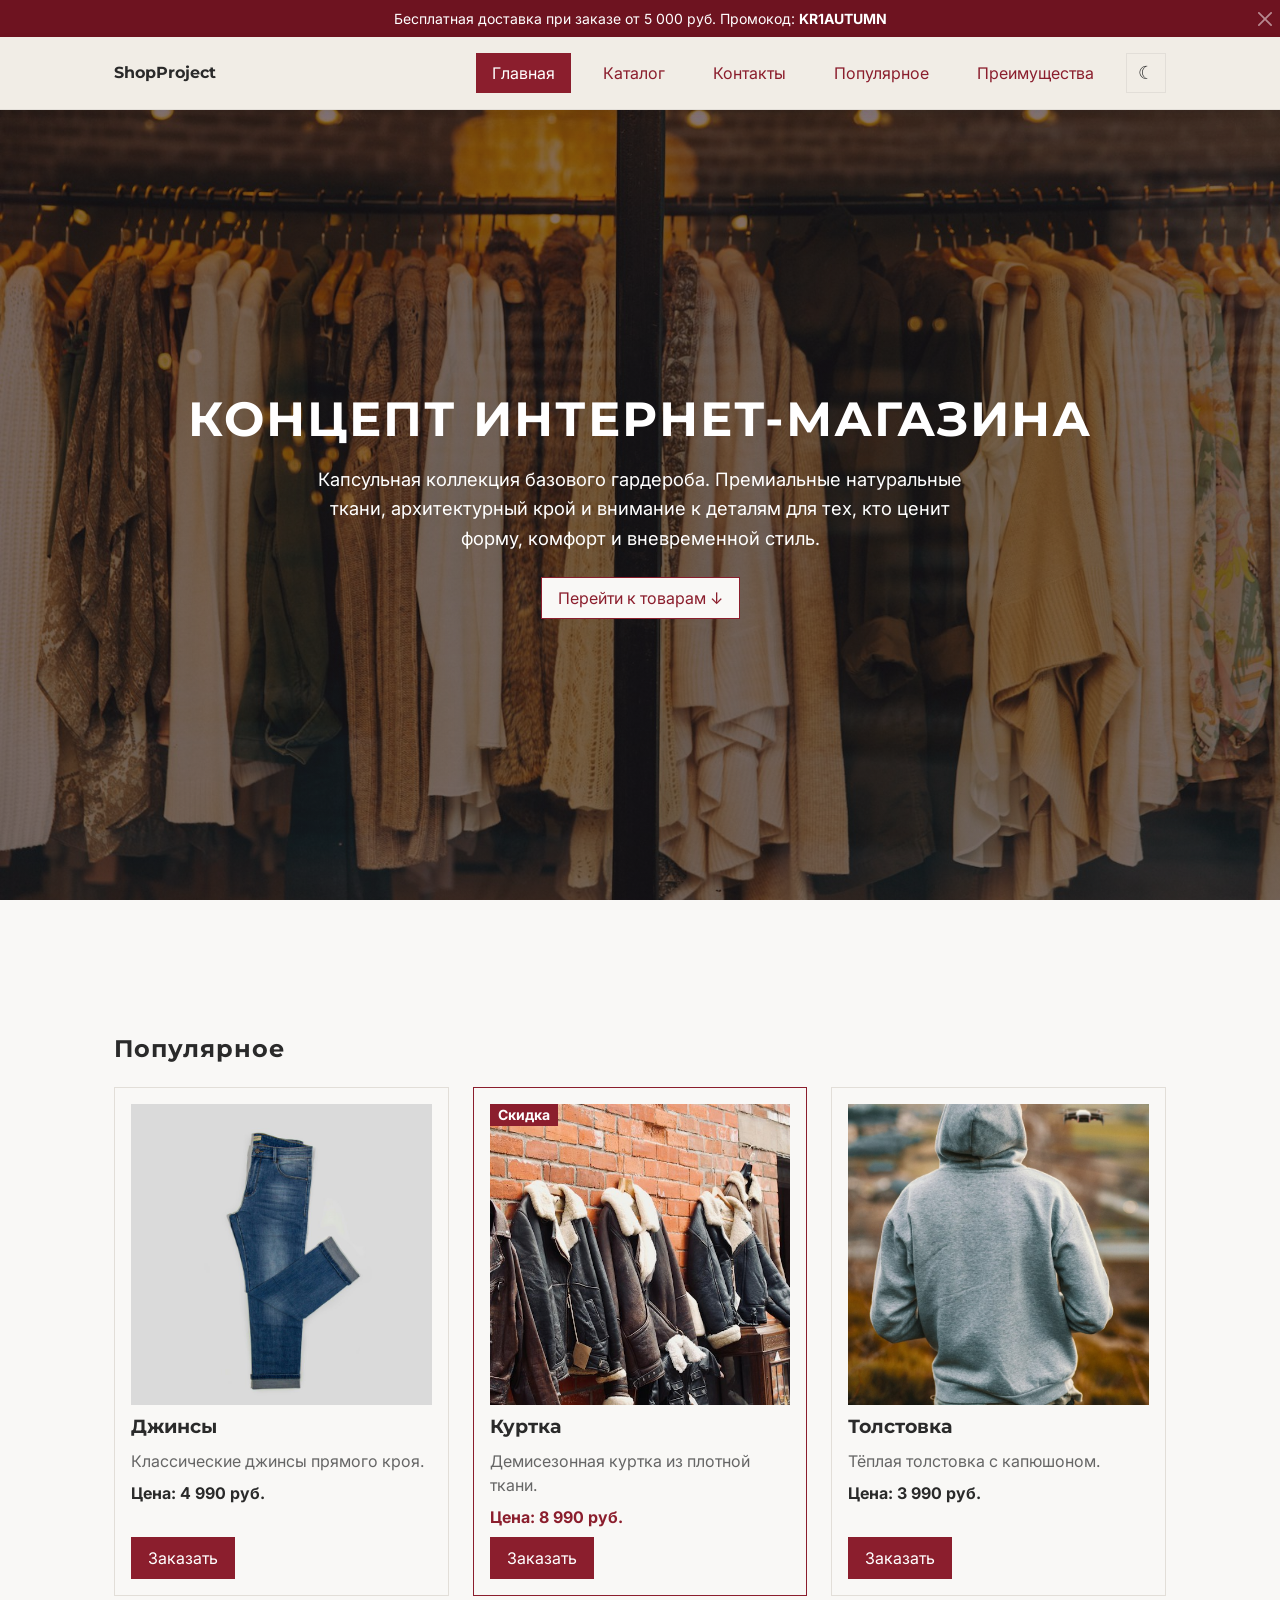
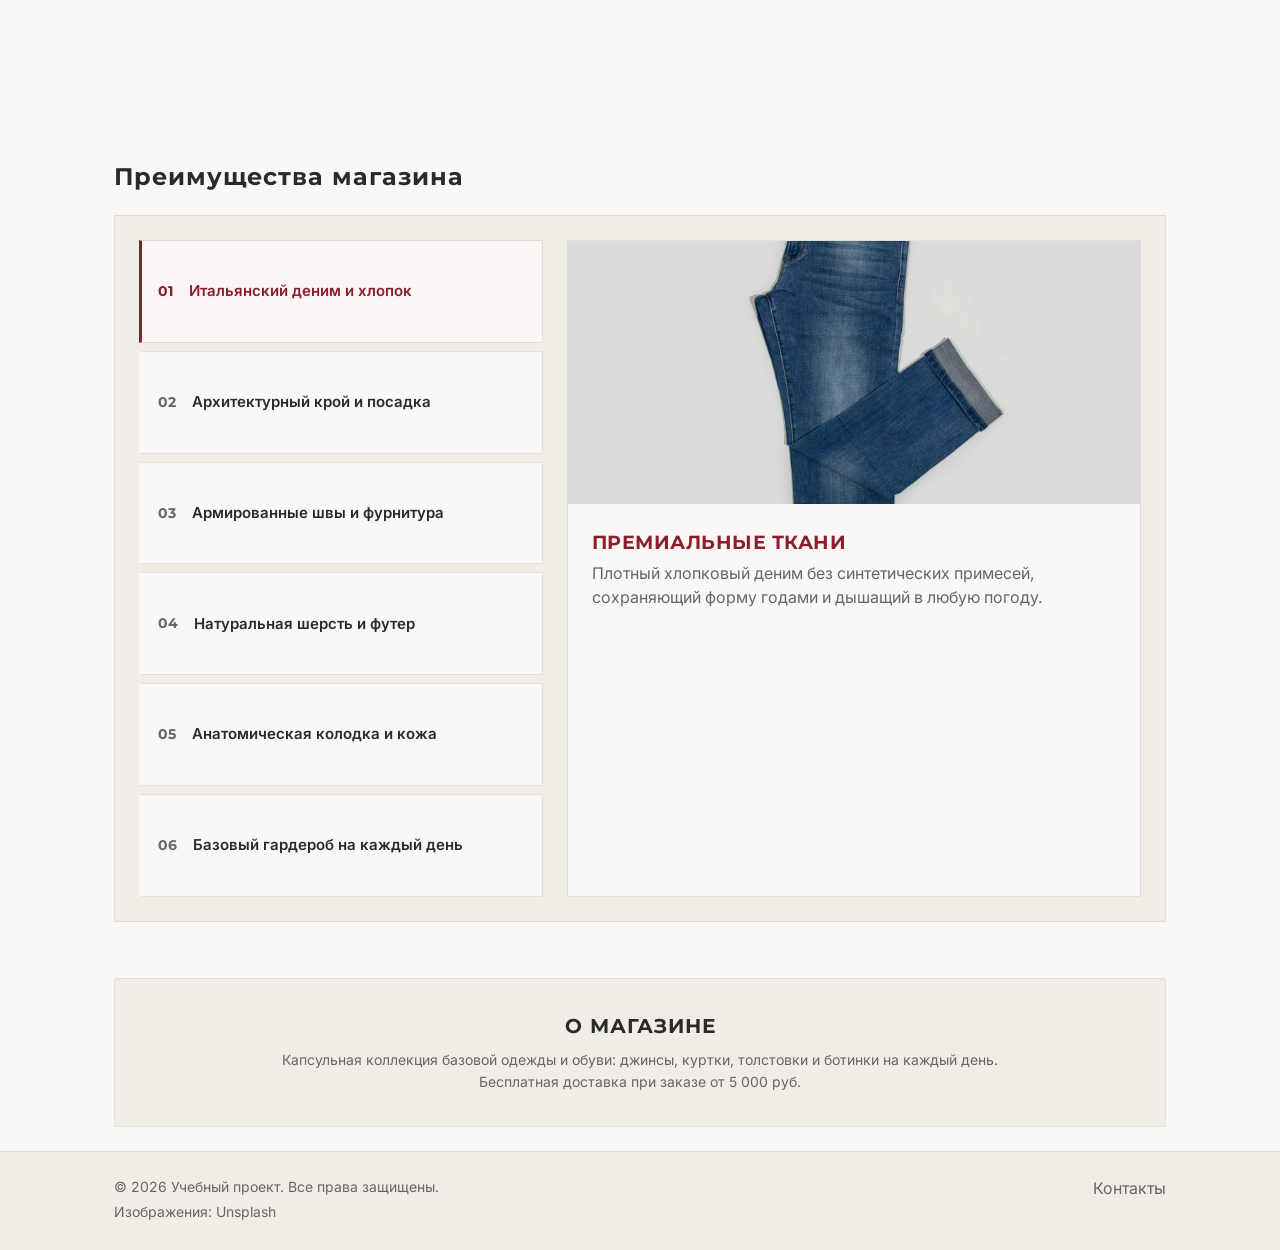
<file: index.html>
<!DOCTYPE html>
<html lang="ru">
<head>
  <meta charset="UTF-8">
  <meta name="viewport" content="width=device-width, initial-scale=1">
  <meta name="description" content="Учебный интернет-магазин одежды и обуви: популярные товары, преимущества и форма заказа.">
  <title>Учебный интернет-магазин</title>
  <link rel="preconnect" href="https://fonts.googleapis.com">
  <link rel="preconnect" href="https://fonts.gstatic.com" crossorigin>
  <link href="https://fonts.googleapis.com/css2?family=Inter:wght@400;500;600;700&family=Montserrat:wght@600;700;800&display=swap" rel="stylesheet">
  <link href="https://cdn.jsdelivr.net/npm/bootstrap@5.3.3/dist/css/bootstrap.min.css" rel="stylesheet">
  <link rel="stylesheet" href="css/custom.css">
  <script src="js/main.js"></script>
</head>
<body id="top" class="d-flex flex-column min-vh-100">

  <!-- Плашка над шапкой: Bootstrap alert, закрывается крестиком -->
  <div class="alert alert-dismissible top-bar rounded-0 border-0 mb-0" role="alert">
    <span>Бесплатная доставка при заказе от 5 000 руб. Промокод: <strong>KR1AUTUMN</strong></span>
    <button type="button" class="btn-close btn-close-white" data-bs-dismiss="alert" aria-label="Закрыть уведомление"></button>
  </div>

  <!-- Шапка: navbar разворачивается в строку с lg, ниже lg сворачивается в бургер -->
  <header class="site-header">
    <nav class="navbar navbar-expand-lg py-0" aria-label="Основная навигация">
      <div class="container py-3">
        <a class="navbar-brand" href="index.html">ShopProject</a>

        <div class="d-flex align-items-center gap-2 ms-auto ms-lg-0 order-lg-last">
          <button class="theme-toggle" type="button" aria-label="Переключить тему оформления" aria-pressed="false" title="Тема: светлая или тёмная">
            <span class="theme-toggle__icon" aria-hidden="true"></span>
          </button>
          <button class="navbar-toggler" type="button" data-bs-toggle="collapse" data-bs-target="#mainNav" aria-controls="mainNav" aria-expanded="false" aria-label="Открыть меню">
            <span class="navbar-toggler-icon"></span>
          </button>
        </div>

        <div class="collapse navbar-collapse me-lg-3" id="mainNav">
          <ul class="navbar-nav ms-auto gap-lg-3 py-2 py-lg-0">
            <li class="nav-item"><a class="nav-link active" aria-current="page" href="index.html">Главная</a></li>
            <li class="nav-item"><a class="nav-link" href="catalog.html">Каталог</a></li>
            <li class="nav-item"><a class="nav-link" href="contacts.html">Контакты</a></li>
            <li class="nav-item"><a class="nav-link" href="index.html#popular">Популярное</a></li>
            <li class="nav-item"><a class="nav-link" href="index.html#advantages">Преимущества</a></li>
          </ul>
        </div>
      </div>
    </nav>
  </header>

  <main class="flex-grow-1">

    <!-- Hero: фон-фото на весь экран с оверлеем, контент по центру -->
    <section class="hero">
      <div class="container d-flex flex-column align-items-center">
        <h1 class="hero__title">Концепт интернет-магазина</h1>
        <p class="hero__text">
          Капсульная коллекция базового гардероба. Премиальные натуральные ткани,
          архитектурный крой и внимание к деталям для тех, кто ценит форму,
          комфорт и вневременной стиль.
        </p>
        <a class="btn btn-outline-primary" href="#popular">Перейти к товарам &darr;</a>
      </div>
    </section>

    <!-- Популярное: 1 колонка на телефоне, 3 в ряд с md (768px) -->
    <section class="screen" id="popular">
      <div class="container d-flex flex-column flex-grow-1 justify-content-center">
        <h2 class="section-title">Популярное</h2>
        <div class="row g-4">

          <div class="col-12 col-md-4">
            <article class="card product-card h-100 p-3 gap-2">
              <a class="ratio ratio-1x1" href="product.html?id=jeans"><img class="product-card__image object-fit-cover" src="images/products/jeans.jpg" alt="Джинсы" loading="lazy"></a>
              <h3 class="product-card__title m-0">Джинсы</h3>
              <p class="text-body-secondary m-0">Классические джинсы прямого кроя.</p>
              <p class="product-card__price fw-bold m-0">Цена: 4 990 руб.</p>
              <button class="btn btn-primary align-self-start mt-auto" type="button" data-bs-toggle="modal" data-bs-target="#orderModal" data-product="Джинсы">Заказать</button>
            </article>
          </div>

          <div class="col-12 col-md-4">
            <article class="card product-card product-card--discount h-100 p-3 gap-2">
              <span class="badge badge-sale position-absolute top-0 start-0 m-3 z-1">Скидка</span>
              <a class="ratio ratio-1x1" href="product.html?id=jacket"><img class="product-card__image object-fit-cover" src="images/products/jacket.jpg" alt="Куртка" loading="lazy"></a>
              <h3 class="product-card__title m-0">Куртка</h3>
              <p class="text-body-secondary m-0">Демисезонная куртка из плотной ткани.</p>
              <p class="product-card__price fw-bold m-0">Цена: 8 990 руб.</p>
              <button class="btn btn-primary align-self-start mt-auto" type="button" data-bs-toggle="modal" data-bs-target="#orderModal" data-product="Куртка">Заказать</button>
            </article>
          </div>

          <div class="col-12 col-md-4">
            <article class="card product-card h-100 p-3 gap-2">
              <a class="ratio ratio-1x1" href="product.html?id=hoodie"><img class="product-card__image object-fit-cover" src="images/products/hoodie.jpg" alt="Толстовка" loading="lazy"></a>
              <h3 class="product-card__title m-0">Толстовка</h3>
              <p class="text-body-secondary m-0">Тёплая толстовка с капюшоном.</p>
              <p class="product-card__price fw-bold m-0">Цена: 3 990 руб.</p>
              <button class="btn btn-primary align-self-start mt-auto" type="button" data-bs-toggle="modal" data-bs-target="#orderModal" data-product="Толстовка">Заказать</button>
            </article>
          </div>

        </div>
      </div>
    </section>

    <!-- Преимущества: Bootstrap tabs. Вкладки слева, панель справа на любой ширине;
         ниже md (768px) у вкладок остаются только номера -->
    <section class="screen" id="advantages">
      <div class="container d-flex flex-column flex-grow-1 justify-content-center">
        <h2 class="section-title">Преимущества магазина</h2>
        <div class="d-flex flex-column flex-grow-1 border bg-body-secondary p-3 p-md-4">
          <div class="row g-3 g-md-4 flex-grow-1">

            <div class="col-auto col-md-5">
              <div class="nav flex-column flex-nowrap gap-2 h-100" role="tablist" aria-orientation="vertical">
                <button class="nav-link advantage-tab active" id="adv-1-tab" type="button" role="tab" data-bs-toggle="tab" data-bs-target="#adv-1" aria-controls="adv-1" aria-selected="true">
                  <span class="advantage-tab__num">01</span>
                  <span class="advantage-tab__title d-none d-md-inline">Итальянский деним и хлопок</span>
                </button>
                <button class="nav-link advantage-tab" id="adv-2-tab" type="button" role="tab" data-bs-toggle="tab" data-bs-target="#adv-2" aria-controls="adv-2" aria-selected="false">
                  <span class="advantage-tab__num">02</span>
                  <span class="advantage-tab__title d-none d-md-inline">Архитектурный крой и посадка</span>
                </button>
                <button class="nav-link advantage-tab" id="adv-3-tab" type="button" role="tab" data-bs-toggle="tab" data-bs-target="#adv-3" aria-controls="adv-3" aria-selected="false">
                  <span class="advantage-tab__num">03</span>
                  <span class="advantage-tab__title d-none d-md-inline">Армированные швы и фурнитура</span>
                </button>
                <button class="nav-link advantage-tab" id="adv-4-tab" type="button" role="tab" data-bs-toggle="tab" data-bs-target="#adv-4" aria-controls="adv-4" aria-selected="false">
                  <span class="advantage-tab__num">04</span>
                  <span class="advantage-tab__title d-none d-md-inline">Натуральная шерсть и футер</span>
                </button>
                <button class="nav-link advantage-tab" id="adv-5-tab" type="button" role="tab" data-bs-toggle="tab" data-bs-target="#adv-5" aria-controls="adv-5" aria-selected="false">
                  <span class="advantage-tab__num">05</span>
                  <span class="advantage-tab__title d-none d-md-inline">Анатомическая колодка и кожа</span>
                </button>
                <button class="nav-link advantage-tab" id="adv-6-tab" type="button" role="tab" data-bs-toggle="tab" data-bs-target="#adv-6" aria-controls="adv-6" aria-selected="false">
                  <span class="advantage-tab__num">06</span>
                  <span class="advantage-tab__title d-none d-md-inline">Базовый гардероб на каждый день</span>
                </button>
              </div>
            </div>

            <div class="col col-md-7">
              <div class="tab-content advantage-panels h-100 border bg-body overflow-hidden">

                <div class="tab-pane active" id="adv-1" role="tabpanel" aria-labelledby="adv-1-tab" tabindex="0">
                  <img class="advantage-panels__image" src="images/products/jeans.jpg" alt="Итальянский деним" loading="lazy">
                  <div class="d-flex flex-column flex-grow-1 gap-1 p-4">
                    <h3 class="advantage-panels__heading">Премиальные ткани</h3>
                    <p class="m-0 text-body-secondary">Плотный хлопковый деним без синтетических примесей, сохраняющий форму годами и дышащий в любую погоду.</p>
                  </div>
                </div>

                <div class="tab-pane" id="adv-2" role="tabpanel" aria-labelledby="adv-2-tab" tabindex="0">
                  <img class="advantage-panels__image" src="images/products/coat.jpg" alt="Архитектурный крой" loading="lazy">
                  <div class="d-flex flex-column flex-grow-1 gap-1 p-4">
                    <h3 class="advantage-panels__heading">Анатомические лекала</h3>
                    <p class="m-0 text-body-secondary">Выверенные линии силуэта обеспечивают свободу движений и безупречную посадку на любой тип фигуры.</p>
                  </div>
                </div>

                <div class="tab-pane" id="adv-3" role="tabpanel" aria-labelledby="adv-3-tab" tabindex="0">
                  <img class="advantage-panels__image" src="images/products/jacket.jpg" alt="Армированные швы" loading="lazy">
                  <div class="d-flex flex-column flex-grow-1 gap-1 p-4">
                    <h3 class="advantage-panels__heading">Контроль прочности</h3>
                    <p class="m-0 text-body-secondary">Двойная строчка армированными нитями, влагостойкая пропитка верха и металлическая фурнитура высшего класса.</p>
                  </div>
                </div>

                <div class="tab-pane" id="adv-4" role="tabpanel" aria-labelledby="adv-4-tab" tabindex="0">
                  <img class="advantage-panels__image" src="images/products/sweater.jpg" alt="Натуральная шерсть" loading="lazy">
                  <div class="d-flex flex-column flex-grow-1 gap-1 p-4">
                    <h3 class="advantage-panels__heading">Тактильный комфорт</h3>
                    <p class="m-0 text-body-secondary">Мягчайший начес футера 3-нитки и натуральная шерсть тонкого прядения без эффекта колкости.</p>
                  </div>
                </div>

                <div class="tab-pane" id="adv-5" role="tabpanel" aria-labelledby="adv-5-tab" tabindex="0">
                  <img class="advantage-panels__image" src="images/products/chelsea-boots.jpg" alt="Анатомическая колодка" loading="lazy">
                  <div class="d-flex flex-column flex-grow-1 gap-1 p-4">
                    <h3 class="advantage-panels__heading">Эргономичная обувь</h3>
                    <p class="m-0 text-body-secondary">Натуральная гидрофобная кожа, амортизирующая подошва и колодка, разработанная для долгих прогулок.</p>
                  </div>
                </div>

                <div class="tab-pane" id="adv-6" role="tabpanel" aria-labelledby="adv-6-tab" tabindex="0">
                  <img class="advantage-panels__image" src="images/products/chinos.jpg" alt="Базовый гардероб" loading="lazy">
                  <div class="d-flex flex-column flex-grow-1 gap-1 p-4">
                    <h3 class="advantage-panels__heading">Сочетаемость вещей</h3>
                    <p class="m-0 text-body-secondary">Нейтральные цвета и простые силуэты: любую вещь коллекции можно собрать с другой без долгих раздумий.</p>
                  </div>
                </div>

              </div>
            </div>

          </div>
        </div>
      </div>
    </section>

    <aside class="container my-4">
      <div class="about border bg-body-secondary">
        <h2 class="about__title">О магазине</h2>
        <p class="about__text text-body-secondary">
          Капсульная коллекция базовой одежды и обуви: джинсы, куртки, толстовки и ботинки на каждый день.
          Бесплатная доставка при заказе от 5 000 руб.
        </p>
      </div>
    </aside>
  </main>

  <footer class="site-footer bg-body-secondary border-top py-4">
    <div class="container d-flex flex-wrap justify-content-between align-items-start gap-4">
      <div>
        <p class="small text-body-secondary mb-1">&copy; 2026 Учебный проект. Все права защищены.</p>
        <p class="small text-body-secondary mb-1">Изображения: <a href="https://unsplash.com" target="_blank" rel="noopener">Unsplash</a></p>
      </div>
      <nav aria-label="Навигация в подвале">
        <ul class="list-unstyled d-flex gap-3 m-0">
          <li><a href="contacts.html">Контакты</a></li>
        </ul>
      </nav>
    </div>
  </footer>

  <!-- Быстрый заказ: Bootstrap modal, открывается кнопками «Заказать» -->
  <div class="modal fade" id="orderModal" tabindex="-1" aria-labelledby="orderModalTitle" aria-hidden="true">
    <div class="modal-dialog modal-dialog-centered">
      <div class="modal-content p-2">
        <div class="modal-header border-0 pb-0">
          <h2 class="modal-title" id="orderModalTitle">Быстрый заказ</h2>
          <button type="button" class="btn-close" data-bs-dismiss="modal" aria-label="Закрыть"></button>
        </div>
        <div class="modal-body">
          <p class="text-body-secondary">Мы свяжемся с вами для уточнения деталей и адреса доставки.</p>

          <form id="orderForm" action="#" method="post" novalidate>
            <input id="selected-product" name="selected-product" type="hidden">

            <div class="mb-3">
              <label class="form-label" for="order-name">Имя</label>
              <input class="form-control" id="order-name" name="name" type="text" placeholder="Введите ваше имя" minlength="2" autocomplete="given-name" required>
            </div>

            <div class="mb-3">
              <label class="form-label" for="order-phone">Телефон</label>
              <input class="form-control" id="order-phone" name="phone" type="tel" inputmode="tel" autocomplete="tel" placeholder="+7 (900) 000-00-00" pattern="^\+7 \(\d{3}\) \d{3}-\d{2}-\d{2}$" required>
              <small class="form-text">Формат: +7 (900) 000-00-00</small>
            </div>

            <div class="form-check form-switch mb-3">
              <input class="form-check-input" id="order-agreement" name="agreement" type="checkbox" role="switch" required>
              <label class="form-check-label" for="order-agreement">Я согласен на обработку данных</label>
            </div>

            <button class="btn btn-primary mt-2" type="submit">Заказать</button>
          </form>
        </div>
      </div>
    </div>
  </div>

  <div class="alert alert-success success-message position-fixed bottom-0 start-50 translate-middle-x mb-3" id="successMessage" role="alert" hidden>
    Заказ отправлен! Мы скоро свяжемся с вами.
  </div>

  <a class="to-top" href="#top" aria-label="Наверх">&uarr;</a>

  <script src="https://cdn.jsdelivr.net/npm/bootstrap@5.3.3/dist/js/bootstrap.bundle.min.js"></script>
</body>
</html>
</file>
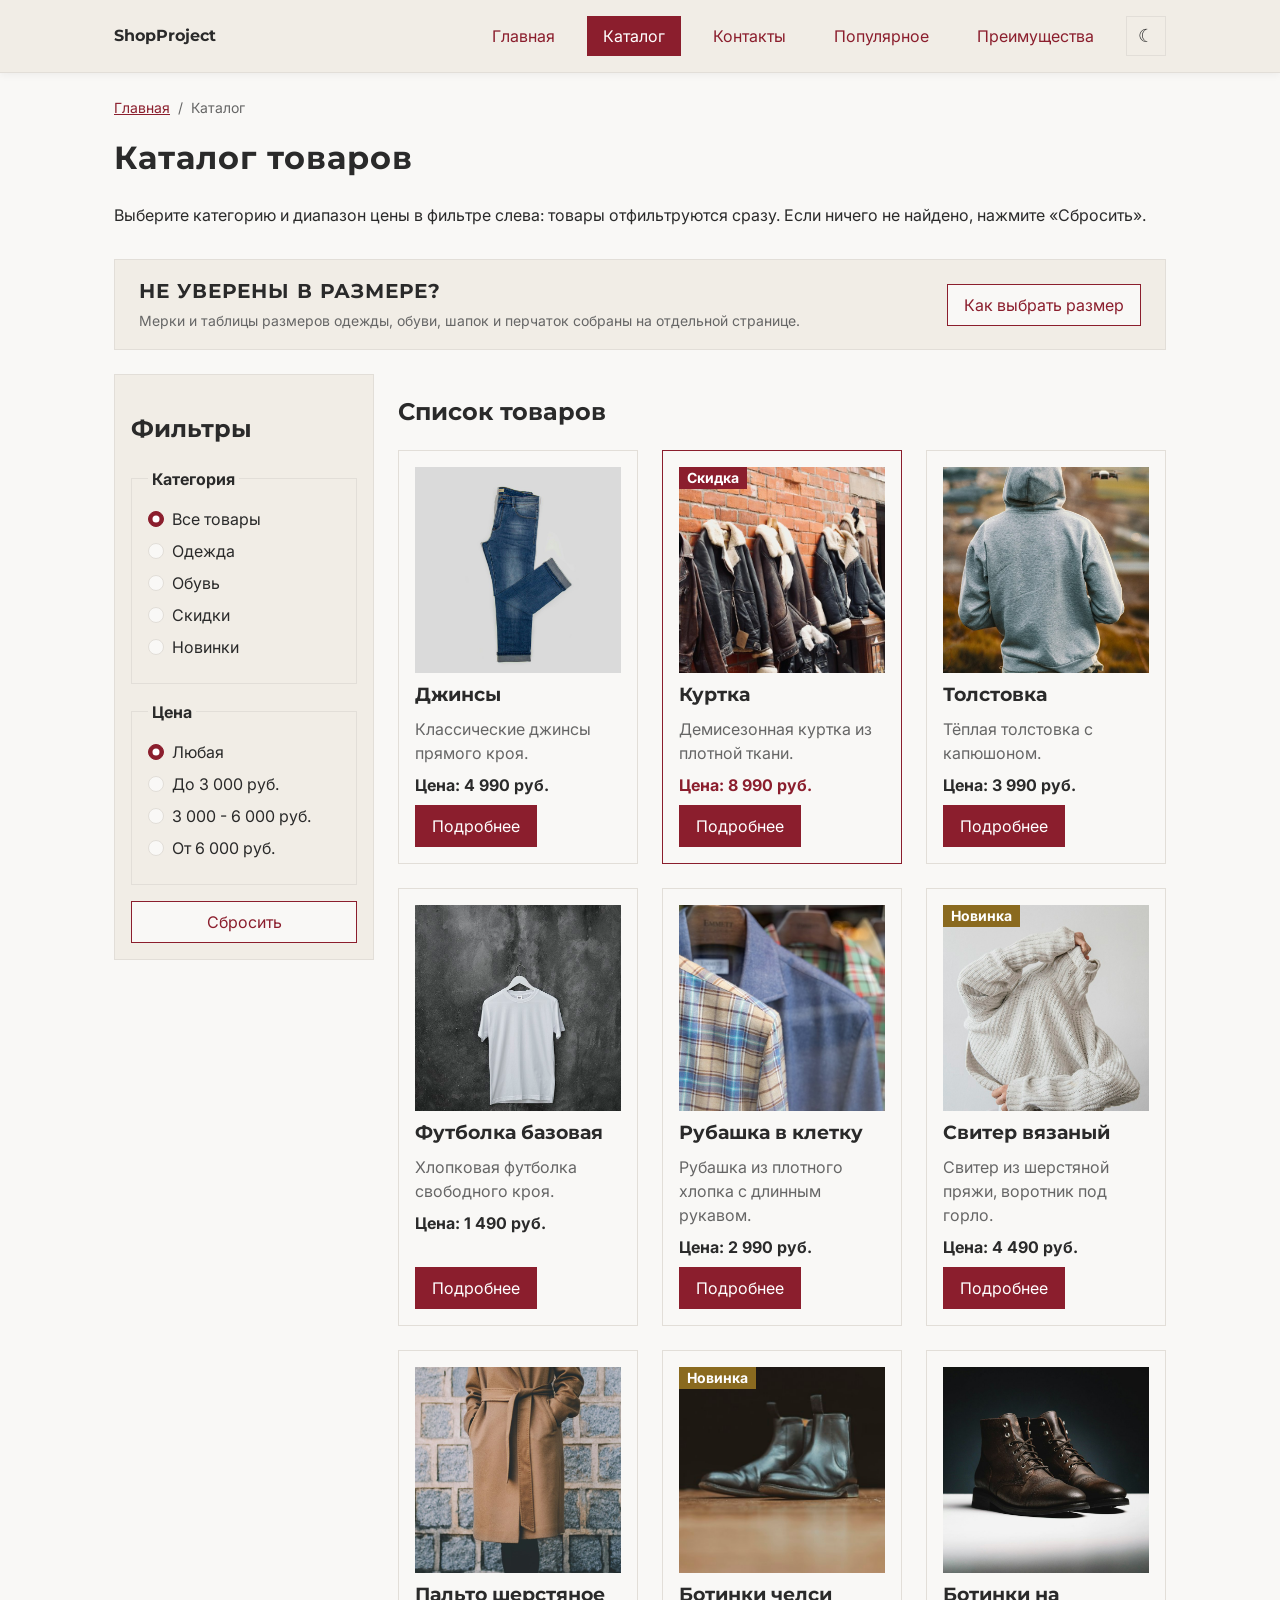
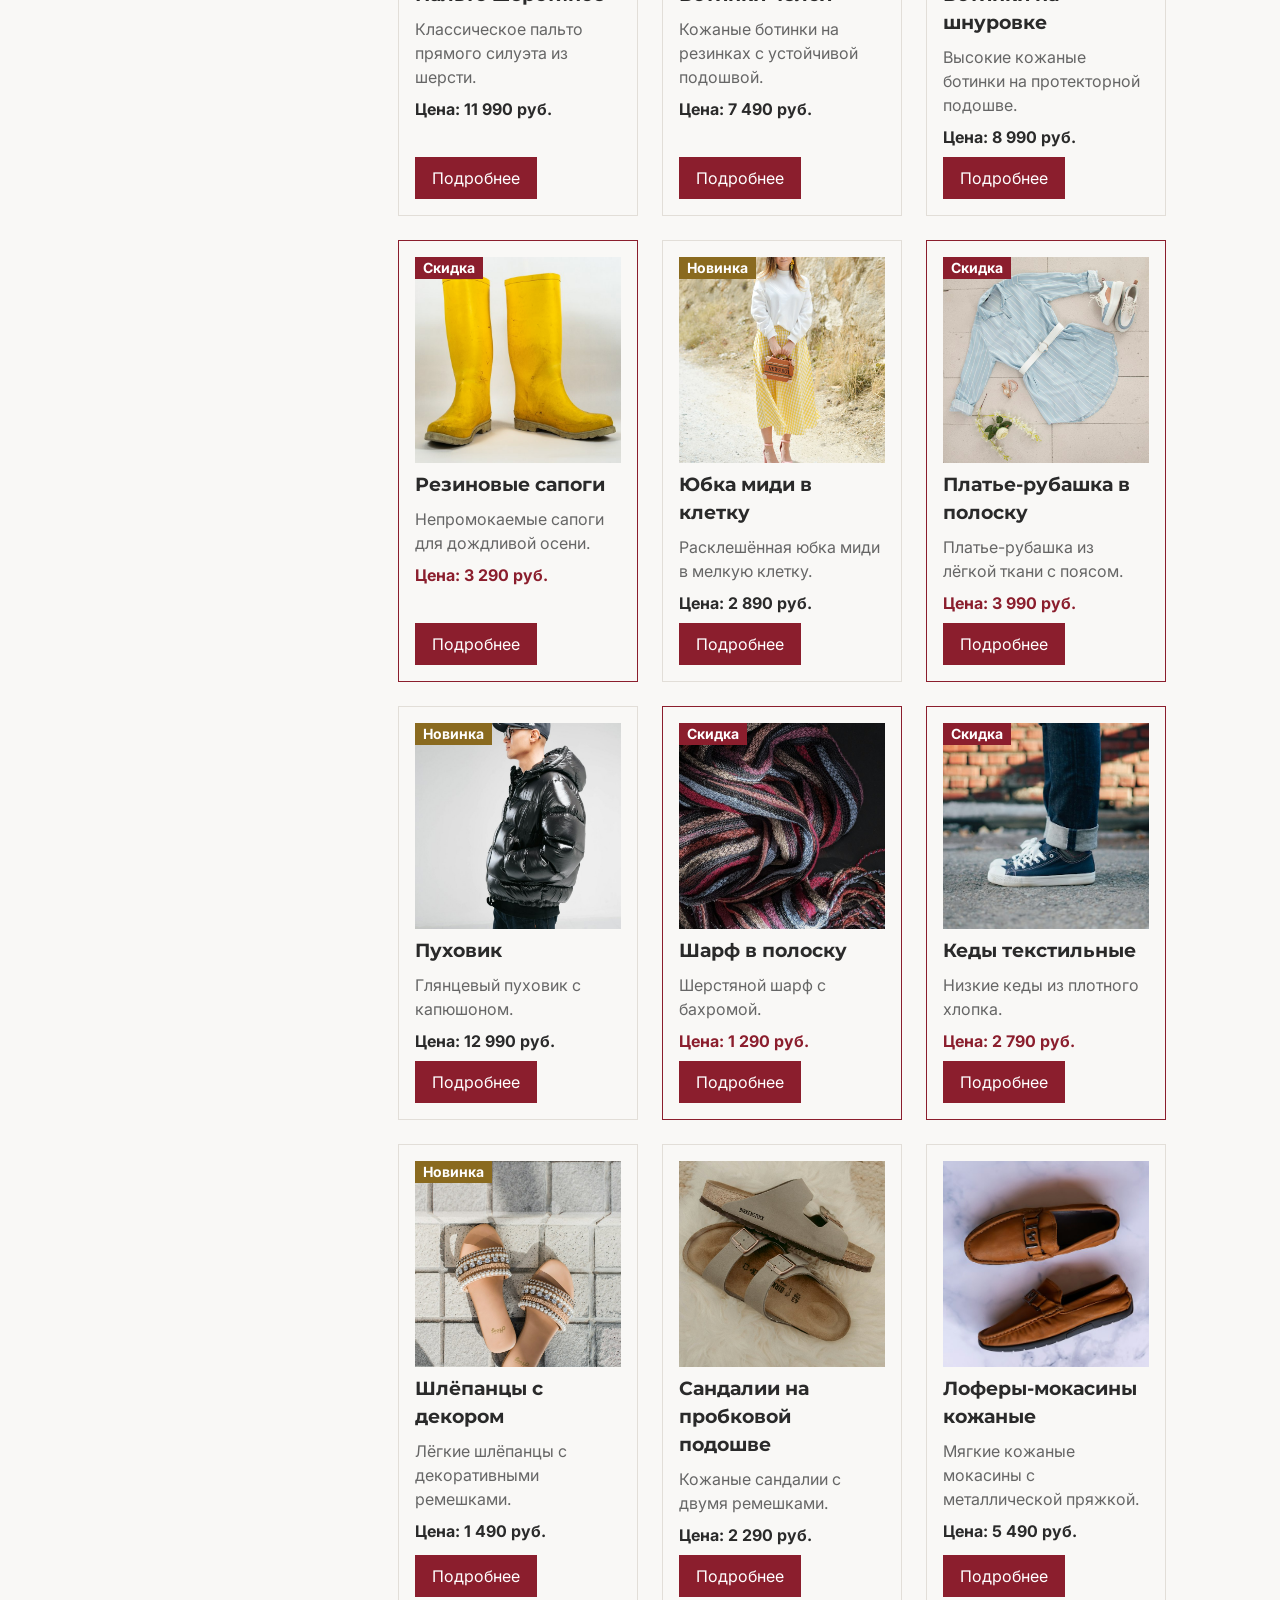
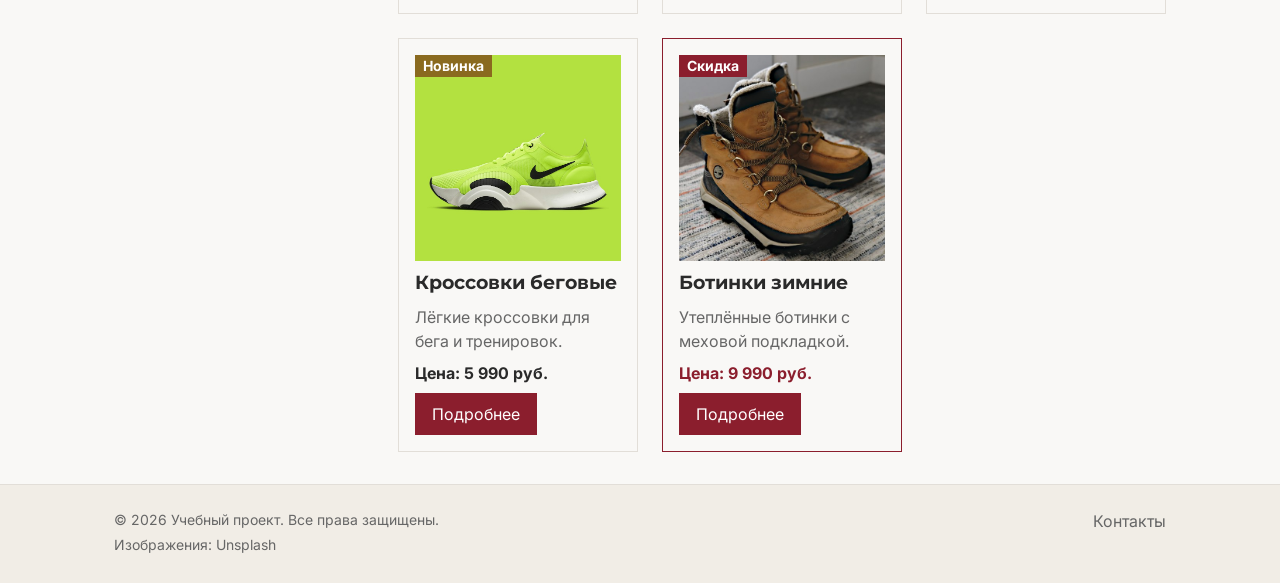
<file: catalog.html>
<!DOCTYPE html>
<html lang="ru">
<head>
  <meta charset="UTF-8">
  <meta name="viewport" content="width=device-width, initial-scale=1">
  <meta name="description" content="Каталог товаров учебного интернет-магазина.">
  <title>Каталог товаров - Учебный интернет-магазин</title>
  <link rel="preconnect" href="https://fonts.googleapis.com">
  <link rel="preconnect" href="https://fonts.gstatic.com" crossorigin>
  <link href="https://fonts.googleapis.com/css2?family=Inter:wght@400;500;600;700&family=Montserrat:wght@600;700;800&display=swap" rel="stylesheet">
  <link href="https://cdn.jsdelivr.net/npm/bootstrap@5.3.3/dist/css/bootstrap.min.css" rel="stylesheet">
  <link rel="stylesheet" href="css/custom.css">
  <script src="js/main.js"></script>
</head>
<body id="top" class="d-flex flex-column min-vh-100">

  <!-- Шапка: navbar разворачивается в строку с lg, ниже lg сворачивается в бургер -->
  <header class="site-header">
    <nav class="navbar navbar-expand-lg py-0" aria-label="Основная навигация">
      <div class="container py-3">
        <a class="navbar-brand" href="index.html">ShopProject</a>

        <div class="d-flex align-items-center gap-2 ms-auto ms-lg-0 order-lg-last">
          <button class="theme-toggle" type="button" aria-label="Переключить тему оформления" aria-pressed="false" title="Тема: светлая или тёмная">
            <span class="theme-toggle__icon" aria-hidden="true"></span>
          </button>
          <button class="navbar-toggler" type="button" data-bs-toggle="collapse" data-bs-target="#mainNav" aria-controls="mainNav" aria-expanded="false" aria-label="Открыть меню">
            <span class="navbar-toggler-icon"></span>
          </button>
        </div>

        <div class="collapse navbar-collapse me-lg-3" id="mainNav">
          <ul class="navbar-nav ms-auto gap-lg-3 py-2 py-lg-0">
            <li class="nav-item"><a class="nav-link" href="index.html">Главная</a></li>
            <li class="nav-item"><a class="nav-link active" aria-current="page" href="catalog.html">Каталог</a></li>
            <li class="nav-item"><a class="nav-link" href="contacts.html">Контакты</a></li>
            <li class="nav-item"><a class="nav-link" href="index.html#popular">Популярное</a></li>
            <li class="nav-item"><a class="nav-link" href="index.html#advantages">Преимущества</a></li>
          </ul>
        </div>
      </div>
    </nav>
  </header>

  <main class="container flex-grow-1">
    <nav aria-label="Хлебные крошки">
      <ol class="breadcrumb">
        <li class="breadcrumb-item"><a href="index.html">Главная</a></li>
        <li class="breadcrumb-item active" aria-current="page">Каталог</li>
      </ol>
    </nav>

    <section class="section">
      <h1 class="section-title">Каталог товаров</h1>
      <p>
        Выберите категорию и диапазон цены в фильтре слева: товары отфильтруются сразу.
        Если ничего не найдено, нажмите «Сбросить».
      </p>
    </section>

    <aside class="about about--inline border bg-body-secondary d-flex flex-column flex-md-row align-items-md-center justify-content-between gap-3">
      <div>
        <h2 class="about__title">Не уверены в размере?</h2>
        <p class="about__text text-body-secondary m-0">Мерки и таблицы размеров одежды, обуви, шапок и перчаток собраны на отдельной странице.</p>
      </div>
      <a class="btn btn-outline-primary flex-shrink-0 align-self-md-center" href="size.html">Как выбрать размер</a>
    </aside>

    <!-- Фильтр без JS: правила :has() в custom.css прячут колонки .catalog-item -->
    <section class="row g-4 section catalog-layout">
      <div class="col-lg-auto">
        <aside class="catalog-filters sticky-lg-top border bg-body-secondary p-3">
          <h2>Фильтры</h2>

          <form class="d-grid gap-3" action="#" method="get">
            <fieldset class="border p-3">
              <legend class="float-none w-auto fs-6 fw-bold mb-0 px-1">Категория</legend>
              <div class="form-check mb-2">
                <input class="form-check-input" type="radio" name="category" id="category-all" value="all" checked>
                <label class="form-check-label" for="category-all">Все товары</label>
              </div>
              <div class="form-check mb-2">
                <input class="form-check-input" type="radio" name="category" id="category-clothes" value="clothes">
                <label class="form-check-label" for="category-clothes">Одежда</label>
              </div>
              <div class="form-check mb-2">
                <input class="form-check-input" type="radio" name="category" id="category-shoes" value="shoes">
                <label class="form-check-label" for="category-shoes">Обувь</label>
              </div>
              <div class="form-check mb-2">
                <input class="form-check-input" type="radio" name="category" id="category-sale" value="sale">
                <label class="form-check-label" for="category-sale">Скидки</label>
              </div>
              <div class="form-check mb-2">
                <input class="form-check-input" type="radio" name="category" id="category-new" value="new">
                <label class="form-check-label" for="category-new">Новинки</label>
              </div>
            </fieldset>

            <fieldset class="border p-3">
              <legend class="float-none w-auto fs-6 fw-bold mb-0 px-1">Цена</legend>
              <div class="form-check mb-2">
                <input class="form-check-input" type="radio" name="price" id="price-any" value="any" checked>
                <label class="form-check-label" for="price-any">Любая</label>
              </div>
              <div class="form-check mb-2">
                <input class="form-check-input" type="radio" name="price" id="price-low" value="low">
                <label class="form-check-label" for="price-low">До 3 000 руб.</label>
              </div>
              <div class="form-check mb-2">
                <input class="form-check-input" type="radio" name="price" id="price-mid" value="mid">
                <label class="form-check-label" for="price-mid">3 000 - 6 000 руб.</label>
              </div>
              <div class="form-check mb-2">
                <input class="form-check-input" type="radio" name="price" id="price-high" value="high">
                <label class="form-check-label" for="price-high">От 6 000 руб.</label>
              </div>
            </fieldset>

            <button class="btn btn-outline-primary" type="reset">Сбросить</button>
          </form>
        </aside>
      </div>

      <div class="col-lg">
        <h2>Список товаров</h2>
        <div class="row g-4">
          <div class="col-12 col-sm-6 col-lg-4 catalog-item" data-category="clothes" data-price="mid">
            <article class="card product-card h-100 p-3 gap-2">
              <a class="ratio ratio-1x1" href="product.html?id=jeans"><img class="product-card__image object-fit-cover" src="images/products/jeans.jpg" alt="Джинсы" loading="lazy"></a>
              <h3 class="product-card__title m-0">Джинсы</h3>
              <p class="text-body-secondary m-0">Классические джинсы прямого кроя.</p>
              <p class="product-card__price fw-bold m-0">Цена: 4 990 руб.</p>
              <a class="btn btn-primary align-self-start mt-auto" href="product.html?id=jeans">Подробнее</a>
            </article>
          </div>

          <div class="col-12 col-sm-6 col-lg-4 catalog-item" data-category="clothes sale" data-price="high">
            <article class="card product-card product-card--discount h-100 p-3 gap-2">
            <span class="badge badge-sale position-absolute top-0 start-0 m-3 z-1">Скидка</span>
              <a class="ratio ratio-1x1" href="product.html?id=jacket"><img class="product-card__image object-fit-cover" src="images/products/jacket.jpg" alt="Куртка" loading="lazy"></a>
              <h3 class="product-card__title m-0">Куртка</h3>
              <p class="text-body-secondary m-0">Демисезонная куртка из плотной ткани.</p>
              <p class="product-card__price fw-bold m-0">Цена: 8 990 руб.</p>
              <a class="btn btn-primary align-self-start mt-auto" href="product.html?id=jacket">Подробнее</a>
            </article>
          </div>

          <div class="col-12 col-sm-6 col-lg-4 catalog-item" data-category="clothes" data-price="mid">
            <article class="card product-card h-100 p-3 gap-2">
              <a class="ratio ratio-1x1" href="product.html?id=hoodie"><img class="product-card__image object-fit-cover" src="images/products/hoodie.jpg" alt="Толстовка" loading="lazy"></a>
              <h3 class="product-card__title m-0">Толстовка</h3>
              <p class="text-body-secondary m-0">Тёплая толстовка с капюшоном.</p>
              <p class="product-card__price fw-bold m-0">Цена: 3 990 руб.</p>
              <a class="btn btn-primary align-self-start mt-auto" href="product.html?id=hoodie">Подробнее</a>
            </article>
          </div>

          <div class="col-12 col-sm-6 col-lg-4 catalog-item" data-category="clothes" data-price="low">
            <article class="card product-card h-100 p-3 gap-2">
              <a class="ratio ratio-1x1" href="product.html?id=tshirt"><img class="product-card__image object-fit-cover" src="images/products/tshirt.jpg" alt="Футболка базовая" loading="lazy"></a>
              <h3 class="product-card__title m-0">Футболка базовая</h3>
              <p class="text-body-secondary m-0">Хлопковая футболка свободного кроя.</p>
              <p class="product-card__price fw-bold m-0">Цена: 1 490 руб.</p>
              <a class="btn btn-primary align-self-start mt-auto" href="product.html?id=tshirt">Подробнее</a>
            </article>
          </div>

          <div class="col-12 col-sm-6 col-lg-4 catalog-item" data-category="clothes" data-price="low">
            <article class="card product-card h-100 p-3 gap-2">
              <a class="ratio ratio-1x1" href="product.html?id=plaid-shirt"><img class="product-card__image object-fit-cover" src="images/products/plaid-shirt.jpg" alt="Рубашка в клетку" loading="lazy"></a>
              <h3 class="product-card__title m-0">Рубашка в клетку</h3>
              <p class="text-body-secondary m-0">Рубашка из плотного хлопка с длинным рукавом.</p>
              <p class="product-card__price fw-bold m-0">Цена: 2 990 руб.</p>
              <a class="btn btn-primary align-self-start mt-auto" href="product.html?id=plaid-shirt">Подробнее</a>
            </article>
          </div>

          <div class="col-12 col-sm-6 col-lg-4 catalog-item" data-category="clothes new" data-price="mid">
            <article class="card product-card h-100 p-3 gap-2">
            <span class="badge badge-new position-absolute top-0 start-0 m-3 z-1">Новинка</span>
              <a class="ratio ratio-1x1" href="product.html?id=sweater"><img class="product-card__image object-fit-cover" src="images/products/sweater.jpg" alt="Свитер вязаный" loading="lazy"></a>
              <h3 class="product-card__title m-0">Свитер вязаный</h3>
              <p class="text-body-secondary m-0">Свитер из шерстяной пряжи, воротник под горло.</p>
              <p class="product-card__price fw-bold m-0">Цена: 4 490 руб.</p>
              <a class="btn btn-primary align-self-start mt-auto" href="product.html?id=sweater">Подробнее</a>
            </article>
          </div>

          <div class="col-12 col-sm-6 col-lg-4 catalog-item" data-category="clothes" data-price="high">
            <article class="card product-card h-100 p-3 gap-2">
              <a class="ratio ratio-1x1" href="product.html?id=coat"><img class="product-card__image object-fit-cover" src="images/products/coat.jpg" alt="Пальто шерстяное" loading="lazy"></a>
              <h3 class="product-card__title m-0">Пальто шерстяное</h3>
              <p class="text-body-secondary m-0">Классическое пальто прямого силуэта из шерсти.</p>
              <p class="product-card__price fw-bold m-0">Цена: 11 990 руб.</p>
              <a class="btn btn-primary align-self-start mt-auto" href="product.html?id=coat">Подробнее</a>
            </article>
          </div>

          <div class="col-12 col-sm-6 col-lg-4 catalog-item" data-category="shoes new" data-price="high">
            <article class="card product-card h-100 p-3 gap-2">
            <span class="badge badge-new position-absolute top-0 start-0 m-3 z-1">Новинка</span>
              <a class="ratio ratio-1x1" href="product.html?id=chelsea-boots"><img class="product-card__image object-fit-cover" src="images/products/chelsea-boots.jpg" alt="Ботинки челси" loading="lazy"></a>
              <h3 class="product-card__title m-0">Ботинки челси</h3>
              <p class="text-body-secondary m-0">Кожаные ботинки на резинках с устойчивой подошвой.</p>
              <p class="product-card__price fw-bold m-0">Цена: 7 490 руб.</p>
              <a class="btn btn-primary align-self-start mt-auto" href="product.html?id=chelsea-boots">Подробнее</a>
            </article>
          </div>

          <div class="col-12 col-sm-6 col-lg-4 catalog-item" data-category="shoes" data-price="high">
            <article class="card product-card h-100 p-3 gap-2">
              <a class="ratio ratio-1x1" href="product.html?id=lace-boots"><img class="product-card__image object-fit-cover" src="images/products/lace-boots.jpg" alt="Ботинки на шнуровке" loading="lazy"></a>
              <h3 class="product-card__title m-0">Ботинки на шнуровке</h3>
              <p class="text-body-secondary m-0">Высокие кожаные ботинки на протекторной подошве.</p>
              <p class="product-card__price fw-bold m-0">Цена: 8 990 руб.</p>
              <a class="btn btn-primary align-self-start mt-auto" href="product.html?id=lace-boots">Подробнее</a>
            </article>
          </div>

          <div class="col-12 col-sm-6 col-lg-4 catalog-item" data-category="shoes sale" data-price="mid">
            <article class="card product-card product-card--discount h-100 p-3 gap-2">
            <span class="badge badge-sale position-absolute top-0 start-0 m-3 z-1">Скидка</span>
              <a class="ratio ratio-1x1" href="product.html?id=rain-boots"><img class="product-card__image object-fit-cover" src="images/products/rain-boots.jpg" alt="Резиновые сапоги" loading="lazy"></a>
              <h3 class="product-card__title m-0">Резиновые сапоги</h3>
              <p class="text-body-secondary m-0">Непромокаемые сапоги для дождливой осени.</p>
              <p class="product-card__price fw-bold m-0">Цена: 3 290 руб.</p>
              <a class="btn btn-primary align-self-start mt-auto" href="product.html?id=rain-boots">Подробнее</a>
            </article>
          </div>

          <div class="col-12 col-sm-6 col-lg-4 catalog-item" data-category="clothes new" data-price="low">
            <article class="card product-card h-100 p-3 gap-2">
            <span class="badge badge-new position-absolute top-0 start-0 m-3 z-1">Новинка</span>
              <a class="ratio ratio-1x1" href="product.html?id=skirt"><img class="product-card__image object-fit-cover" src="images/products/skirt.jpg" alt="Юбка миди в клетку" loading="lazy"></a>
              <h3 class="product-card__title m-0">Юбка миди в клетку</h3>
              <p class="text-body-secondary m-0">Расклешённая юбка миди в мелкую клетку.</p>
              <p class="product-card__price fw-bold m-0">Цена: 2 890 руб.</p>
              <a class="btn btn-primary align-self-start mt-auto" href="product.html?id=skirt">Подробнее</a>
            </article>
          </div>

          <div class="col-12 col-sm-6 col-lg-4 catalog-item" data-category="clothes sale" data-price="mid">
            <article class="card product-card product-card--discount h-100 p-3 gap-2">
            <span class="badge badge-sale position-absolute top-0 start-0 m-3 z-1">Скидка</span>
              <a class="ratio ratio-1x1" href="product.html?id=dress"><img class="product-card__image object-fit-cover" src="images/products/dress.jpg" alt="Платье-рубашка в полоску" loading="lazy"></a>
              <h3 class="product-card__title m-0">Платье-рубашка в полоску</h3>
              <p class="text-body-secondary m-0">Платье-рубашка из лёгкой ткани с поясом.</p>
              <p class="product-card__price fw-bold m-0">Цена: 3 990 руб.</p>
              <a class="btn btn-primary align-self-start mt-auto" href="product.html?id=dress">Подробнее</a>
            </article>
          </div>

          <div class="col-12 col-sm-6 col-lg-4 catalog-item" data-category="clothes new" data-price="high">
            <article class="card product-card h-100 p-3 gap-2">
            <span class="badge badge-new position-absolute top-0 start-0 m-3 z-1">Новинка</span>
              <a class="ratio ratio-1x1" href="product.html?id=puffer"><img class="product-card__image object-fit-cover" src="images/products/puffer.jpg" alt="Пуховик" loading="lazy"></a>
              <h3 class="product-card__title m-0">Пуховик</h3>
              <p class="text-body-secondary m-0">Глянцевый пуховик с капюшоном.</p>
              <p class="product-card__price fw-bold m-0">Цена: 12 990 руб.</p>
              <a class="btn btn-primary align-self-start mt-auto" href="product.html?id=puffer">Подробнее</a>
            </article>
          </div>

          <div class="col-12 col-sm-6 col-lg-4 catalog-item" data-category="clothes sale" data-price="low">
            <article class="card product-card product-card--discount h-100 p-3 gap-2">
            <span class="badge badge-sale position-absolute top-0 start-0 m-3 z-1">Скидка</span>
              <a class="ratio ratio-1x1" href="product.html?id=scarf"><img class="product-card__image object-fit-cover" src="images/products/scarf.jpg" alt="Шарф в полоску" loading="lazy"></a>
              <h3 class="product-card__title m-0">Шарф в полоску</h3>
              <p class="text-body-secondary m-0">Шерстяной шарф с бахромой.</p>
              <p class="product-card__price fw-bold m-0">Цена: 1 290 руб.</p>
              <a class="btn btn-primary align-self-start mt-auto" href="product.html?id=scarf">Подробнее</a>
            </article>
          </div>

          <div class="col-12 col-sm-6 col-lg-4 catalog-item" data-category="shoes sale" data-price="low">
            <article class="card product-card product-card--discount h-100 p-3 gap-2">
            <span class="badge badge-sale position-absolute top-0 start-0 m-3 z-1">Скидка</span>
              <a class="ratio ratio-1x1" href="product.html?id=canvas-sneakers"><img class="product-card__image object-fit-cover" src="images/products/canvas-sneakers.jpg" alt="Кеды текстильные" loading="lazy"></a>
              <h3 class="product-card__title m-0">Кеды текстильные</h3>
              <p class="text-body-secondary m-0">Низкие кеды из плотного хлопка.</p>
              <p class="product-card__price fw-bold m-0">Цена: 2 790 руб.</p>
              <a class="btn btn-primary align-self-start mt-auto" href="product.html?id=canvas-sneakers">Подробнее</a>
            </article>
          </div>

          <div class="col-12 col-sm-6 col-lg-4 catalog-item" data-category="shoes new" data-price="low">
            <article class="card product-card h-100 p-3 gap-2">
            <span class="badge badge-new position-absolute top-0 start-0 m-3 z-1">Новинка</span>
              <a class="ratio ratio-1x1" href="product.html?id=slides"><img class="product-card__image object-fit-cover" src="images/products/slides.jpg" alt="Шлёпанцы с декором" loading="lazy"></a>
              <h3 class="product-card__title m-0">Шлёпанцы с декором</h3>
              <p class="text-body-secondary m-0">Лёгкие шлёпанцы с декоративными ремешками.</p>
              <p class="product-card__price fw-bold m-0">Цена: 1 490 руб.</p>
              <a class="btn btn-primary align-self-start mt-auto" href="product.html?id=slides">Подробнее</a>
            </article>
          </div>

          <div class="col-12 col-sm-6 col-lg-4 catalog-item" data-category="shoes" data-price="low">
            <article class="card product-card h-100 p-3 gap-2">
              <a class="ratio ratio-1x1" href="product.html?id=sandals"><img class="product-card__image object-fit-cover" src="images/products/sandals.jpg" alt="Сандалии на пробковой подошве" loading="lazy"></a>
              <h3 class="product-card__title m-0">Сандалии на пробковой подошве</h3>
              <p class="text-body-secondary m-0">Кожаные сандалии с двумя ремешками.</p>
              <p class="product-card__price fw-bold m-0">Цена: 2 290 руб.</p>
              <a class="btn btn-primary align-self-start mt-auto" href="product.html?id=sandals">Подробнее</a>
            </article>
          </div>

          <div class="col-12 col-sm-6 col-lg-4 catalog-item" data-category="shoes" data-price="mid">
            <article class="card product-card h-100 p-3 gap-2">
              <a class="ratio ratio-1x1" href="product.html?id=loafers"><img class="product-card__image object-fit-cover" src="images/products/loafers.jpg" alt="Лоферы-мокасины кожаные" loading="lazy"></a>
              <h3 class="product-card__title m-0">Лоферы-мокасины кожаные</h3>
              <p class="text-body-secondary m-0">Мягкие кожаные мокасины с металлической пряжкой.</p>
              <p class="product-card__price fw-bold m-0">Цена: 5 490 руб.</p>
              <a class="btn btn-primary align-self-start mt-auto" href="product.html?id=loafers">Подробнее</a>
            </article>
          </div>

          <div class="col-12 col-sm-6 col-lg-4 catalog-item" data-category="shoes new" data-price="mid">
            <article class="card product-card h-100 p-3 gap-2">
            <span class="badge badge-new position-absolute top-0 start-0 m-3 z-1">Новинка</span>
              <a class="ratio ratio-1x1" href="product.html?id=running"><img class="product-card__image object-fit-cover" src="images/products/running.jpg" alt="Кроссовки беговые" loading="lazy"></a>
              <h3 class="product-card__title m-0">Кроссовки беговые</h3>
              <p class="text-body-secondary m-0">Лёгкие кроссовки для бега и тренировок.</p>
              <p class="product-card__price fw-bold m-0">Цена: 5 990 руб.</p>
              <a class="btn btn-primary align-self-start mt-auto" href="product.html?id=running">Подробнее</a>
            </article>
          </div>

          <div class="col-12 col-sm-6 col-lg-4 catalog-item" data-category="shoes sale" data-price="high">
            <article class="card product-card product-card--discount h-100 p-3 gap-2">
            <span class="badge badge-sale position-absolute top-0 start-0 m-3 z-1">Скидка</span>
              <a class="ratio ratio-1x1" href="product.html?id=winter-boots"><img class="product-card__image object-fit-cover" src="images/products/winter-boots.jpg" alt="Ботинки зимние" loading="lazy"></a>
              <h3 class="product-card__title m-0">Ботинки зимние</h3>
              <p class="text-body-secondary m-0">Утеплённые ботинки с меховой подкладкой.</p>
              <p class="product-card__price fw-bold m-0">Цена: 9 990 руб.</p>
              <a class="btn btn-primary align-self-start mt-auto" href="product.html?id=winter-boots">Подробнее</a>
            </article>
          </div>
        </div>
      </div>
    </section>
  </main>

  <footer class="site-footer bg-body-secondary border-top py-4">
    <div class="container d-flex flex-wrap justify-content-between align-items-start gap-4">
      <div>
        <p class="small text-body-secondary mb-1">&copy; 2026 Учебный проект. Все права защищены.</p>
        <p class="small text-body-secondary mb-1">Изображения: <a href="https://unsplash.com" target="_blank" rel="noopener">Unsplash</a></p>
      </div>
      <nav aria-label="Навигация в подвале">
        <ul class="list-unstyled d-flex gap-3 m-0">
          <li><a href="contacts.html">Контакты</a></li>
        </ul>
      </nav>
    </div>
  </footer>

  <a class="to-top" href="#top" aria-label="Наверх">&uarr;</a>

  <script src="https://cdn.jsdelivr.net/npm/bootstrap@5.3.3/dist/js/bootstrap.bundle.min.js"></script>
</body>
</html>
</file>
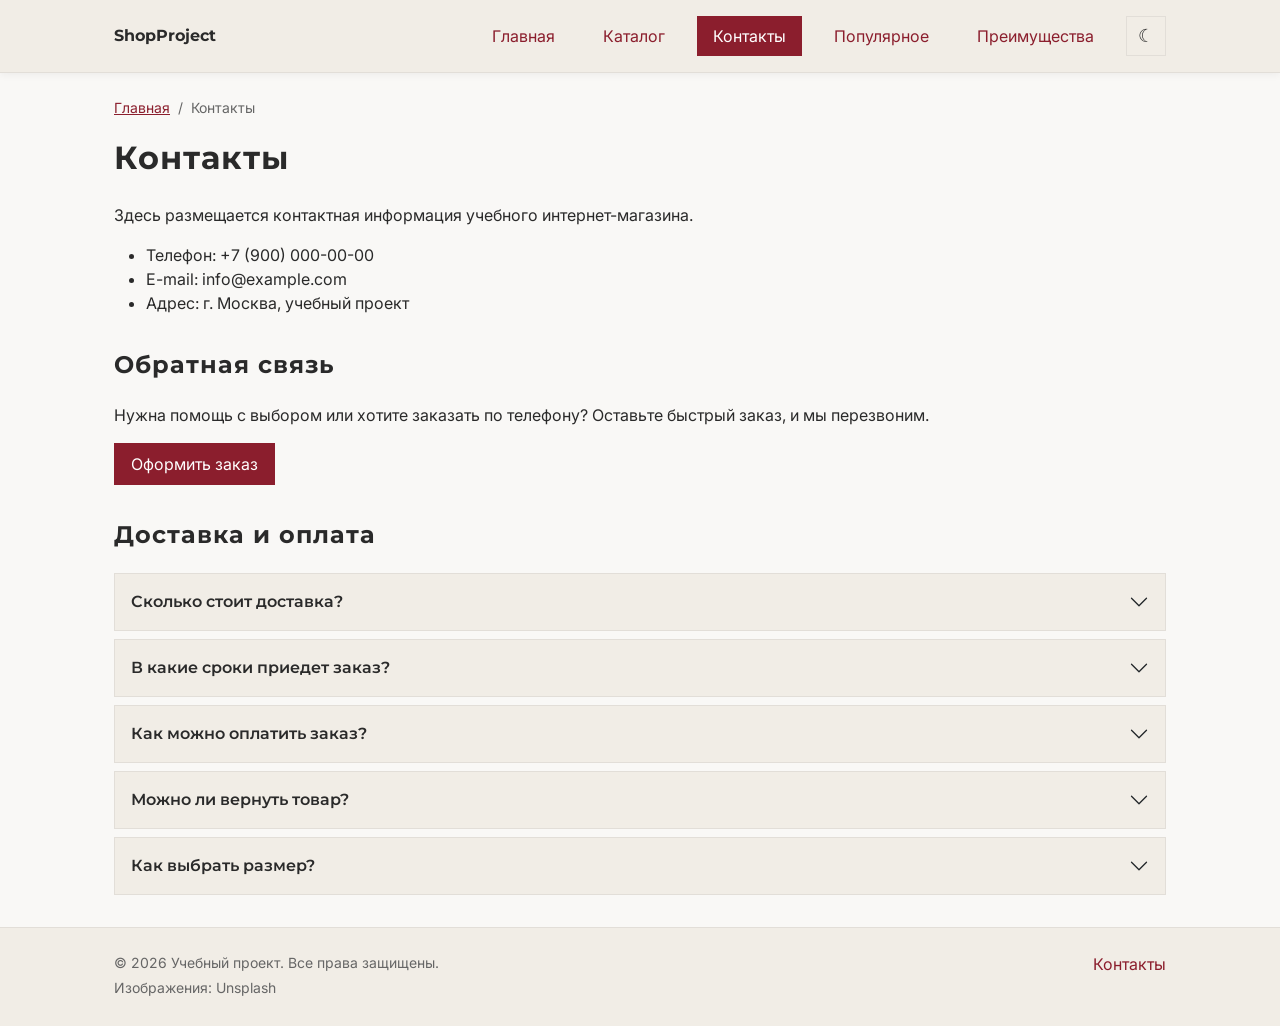
<file: contacts.html>
<!DOCTYPE html>
<html lang="ru">
<head>
  <meta charset="UTF-8">
  <meta name="viewport" content="width=device-width, initial-scale=1">
  <meta name="description" content="Контактная информация учебного интернет-магазина.">
  <title>Контакты - Учебный интернет-магазин</title>
  <link rel="preconnect" href="https://fonts.googleapis.com">
  <link rel="preconnect" href="https://fonts.gstatic.com" crossorigin>
  <link href="https://fonts.googleapis.com/css2?family=Inter:wght@400;500;600;700&family=Montserrat:wght@600;700;800&display=swap" rel="stylesheet">
  <link href="https://cdn.jsdelivr.net/npm/bootstrap@5.3.3/dist/css/bootstrap.min.css" rel="stylesheet">
  <link rel="stylesheet" href="css/custom.css">
  <script src="js/main.js"></script>
</head>
<body id="top" class="d-flex flex-column min-vh-100">

  <!-- Шапка: navbar разворачивается в строку с lg, ниже lg сворачивается в бургер -->
  <header class="site-header">
    <nav class="navbar navbar-expand-lg py-0" aria-label="Основная навигация">
      <div class="container py-3">
        <a class="navbar-brand" href="index.html">ShopProject</a>

        <div class="d-flex align-items-center gap-2 ms-auto ms-lg-0 order-lg-last">
          <button class="theme-toggle" type="button" aria-label="Переключить тему оформления" aria-pressed="false" title="Тема: светлая или тёмная">
            <span class="theme-toggle__icon" aria-hidden="true"></span>
          </button>
          <button class="navbar-toggler" type="button" data-bs-toggle="collapse" data-bs-target="#mainNav" aria-controls="mainNav" aria-expanded="false" aria-label="Открыть меню">
            <span class="navbar-toggler-icon"></span>
          </button>
        </div>

        <div class="collapse navbar-collapse me-lg-3" id="mainNav">
          <ul class="navbar-nav ms-auto gap-lg-3 py-2 py-lg-0">
            <li class="nav-item"><a class="nav-link" href="index.html">Главная</a></li>
            <li class="nav-item"><a class="nav-link" href="catalog.html">Каталог</a></li>
            <li class="nav-item"><a class="nav-link active" aria-current="page" href="contacts.html">Контакты</a></li>
            <li class="nav-item"><a class="nav-link" href="index.html#popular">Популярное</a></li>
            <li class="nav-item"><a class="nav-link" href="index.html#advantages">Преимущества</a></li>
          </ul>
        </div>
      </div>
    </nav>
  </header>

  <main class="container flex-grow-1">
    <nav aria-label="Хлебные крошки">
      <ol class="breadcrumb">
        <li class="breadcrumb-item"><a href="index.html">Главная</a></li>
        <li class="breadcrumb-item active" aria-current="page">Контакты</li>
      </ol>
    </nav>

    <section class="section">
      <h1 class="section-title">Контакты</h1>
      <p>
        Здесь размещается контактная информация учебного интернет-магазина.
      </p>

      <ul>
        <li>Телефон: +7 (900) 000-00-00</li>
        <li>E-mail: info@example.com</li>
        <li>Адрес: г. Москва, учебный проект</li>
      </ul>
    </section>

    <section class="section" id="feedback">
      <h2 class="section-title">Обратная связь</h2>
      <p>
        Нужна помощь с выбором или хотите заказать по телефону? Оставьте быстрый заказ, и мы перезвоним.
      </p>
      <button class="btn btn-primary" type="button" data-bs-toggle="modal" data-bs-target="#orderModal" data-product="Без выбора товара">Оформить заказ</button>
    </section>

    <section class="section" id="faq">
      <h2 class="section-title">Доставка и оплата</h2>
      <div class="accordion faq">
          <div class="accordion-item">
            <h3 class="accordion-header">
              <button class="accordion-button collapsed" type="button" data-bs-toggle="collapse" data-bs-target="#faq-1" aria-expanded="false" aria-controls="faq-1">Сколько стоит доставка?</button>
            </h3>
            <div id="faq-1" class="accordion-collapse collapse">
              <div class="accordion-body text-body-secondary">Доставка бесплатная при заказе от 5 000 руб. Для заказов дешевле стоимость доставки по Москве составляет 350 руб.</div>
            </div>
          </div>
          <div class="accordion-item">
            <h3 class="accordion-header">
              <button class="accordion-button collapsed" type="button" data-bs-toggle="collapse" data-bs-target="#faq-2" aria-expanded="false" aria-controls="faq-2">В какие сроки приедет заказ?</button>
            </h3>
            <div id="faq-2" class="accordion-collapse collapse">
              <div class="accordion-body text-body-secondary">По Москве от 1 до 3 дней, в другие города от 3 до 7 дней. Точную дату менеджер называет по телефону при подтверждении заказа.</div>
            </div>
          </div>
          <div class="accordion-item">
            <h3 class="accordion-header">
              <button class="accordion-button collapsed" type="button" data-bs-toggle="collapse" data-bs-target="#faq-3" aria-expanded="false" aria-controls="faq-3">Как можно оплатить заказ?</button>
            </h3>
            <div id="faq-3" class="accordion-collapse collapse">
              <div class="accordion-body text-body-secondary">Картой или наличными при получении. Онлайн-оплата на сайте в этой версии магазина не подключена.</div>
            </div>
          </div>
          <div class="accordion-item">
            <h3 class="accordion-header">
              <button class="accordion-button collapsed" type="button" data-bs-toggle="collapse" data-bs-target="#faq-4" aria-expanded="false" aria-controls="faq-4">Можно ли вернуть товар?</button>
            </h3>
            <div id="faq-4" class="accordion-collapse collapse">
              <div class="accordion-body text-body-secondary">Да, в течение 14 дней, если сохранены товарный вид, бирки и упаковка. Обувь и одежду можно примерить при получении.</div>
            </div>
          </div>
          <div class="accordion-item">
            <h3 class="accordion-header">
              <button class="accordion-button collapsed" type="button" data-bs-toggle="collapse" data-bs-target="#faq-5" aria-expanded="false" aria-controls="faq-5">Как выбрать размер?</button>
            </h3>
            <div id="faq-5" class="accordion-collapse collapse">
              <div class="accordion-body text-body-secondary">Мерки и таблицы по каждой группе товаров собраны на странице <a href="size.html">«Как выбрать размер»</a>. Если вы между двумя размерами, берите больший для свободного кроя.</div>
            </div>
          </div>
      </div>
    </section>
  </main>

  <footer class="site-footer bg-body-secondary border-top py-4">
    <div class="container d-flex flex-wrap justify-content-between align-items-start gap-4">
      <div>
        <p class="small text-body-secondary mb-1">&copy; 2026 Учебный проект. Все права защищены.</p>
        <p class="small text-body-secondary mb-1">Изображения: <a href="https://unsplash.com" target="_blank" rel="noopener">Unsplash</a></p>
      </div>
      <nav aria-label="Навигация в подвале">
        <ul class="list-unstyled d-flex gap-3 m-0">
          <li><a class="active" href="contacts.html">Контакты</a></li>
        </ul>
      </nav>
    </div>
  </footer>

  <!-- Быстрый заказ: Bootstrap modal, открывается кнопками «Заказать» -->
  <div class="modal fade" id="orderModal" tabindex="-1" aria-labelledby="orderModalTitle" aria-hidden="true">
    <div class="modal-dialog modal-dialog-centered">
      <div class="modal-content p-2">
        <div class="modal-header border-0 pb-0">
          <h2 class="modal-title" id="orderModalTitle">Быстрый заказ</h2>
          <button type="button" class="btn-close" data-bs-dismiss="modal" aria-label="Закрыть"></button>
        </div>
        <div class="modal-body">
          <p class="text-body-secondary">Мы свяжемся с вами для уточнения деталей и адреса доставки.</p>

          <form id="orderForm" action="#" method="post" novalidate>
            <input id="selected-product" name="selected-product" type="hidden">

            <div class="mb-3">
              <label class="form-label" for="order-name">Имя</label>
              <input class="form-control" id="order-name" name="name" type="text" placeholder="Введите ваше имя" minlength="2" autocomplete="given-name" required>
            </div>

            <div class="mb-3">
              <label class="form-label" for="order-phone">Телефон</label>
              <input class="form-control" id="order-phone" name="phone" type="tel" inputmode="tel" autocomplete="tel" placeholder="+7 (900) 000-00-00" pattern="^\+7 \(\d{3}\) \d{3}-\d{2}-\d{2}$" required>
              <small class="form-text">Формат: +7 (900) 000-00-00</small>
            </div>

            <div class="form-check form-switch mb-3">
              <input class="form-check-input" id="order-agreement" name="agreement" type="checkbox" role="switch" required>
              <label class="form-check-label" for="order-agreement">Я согласен на обработку данных</label>
            </div>

            <button class="btn btn-primary mt-2" type="submit">Заказать</button>
          </form>
        </div>
      </div>
    </div>
  </div>

  <div class="alert alert-success success-message position-fixed bottom-0 start-50 translate-middle-x mb-3" id="successMessage" role="alert" hidden>
    Заказ отправлен! Мы скоро свяжемся с вами.
  </div>

  <a class="to-top" href="#top" aria-label="Наверх">&uarr;</a>

  <script src="https://cdn.jsdelivr.net/npm/bootstrap@5.3.3/dist/js/bootstrap.bundle.min.js"></script>
</body>
</html>
</file>
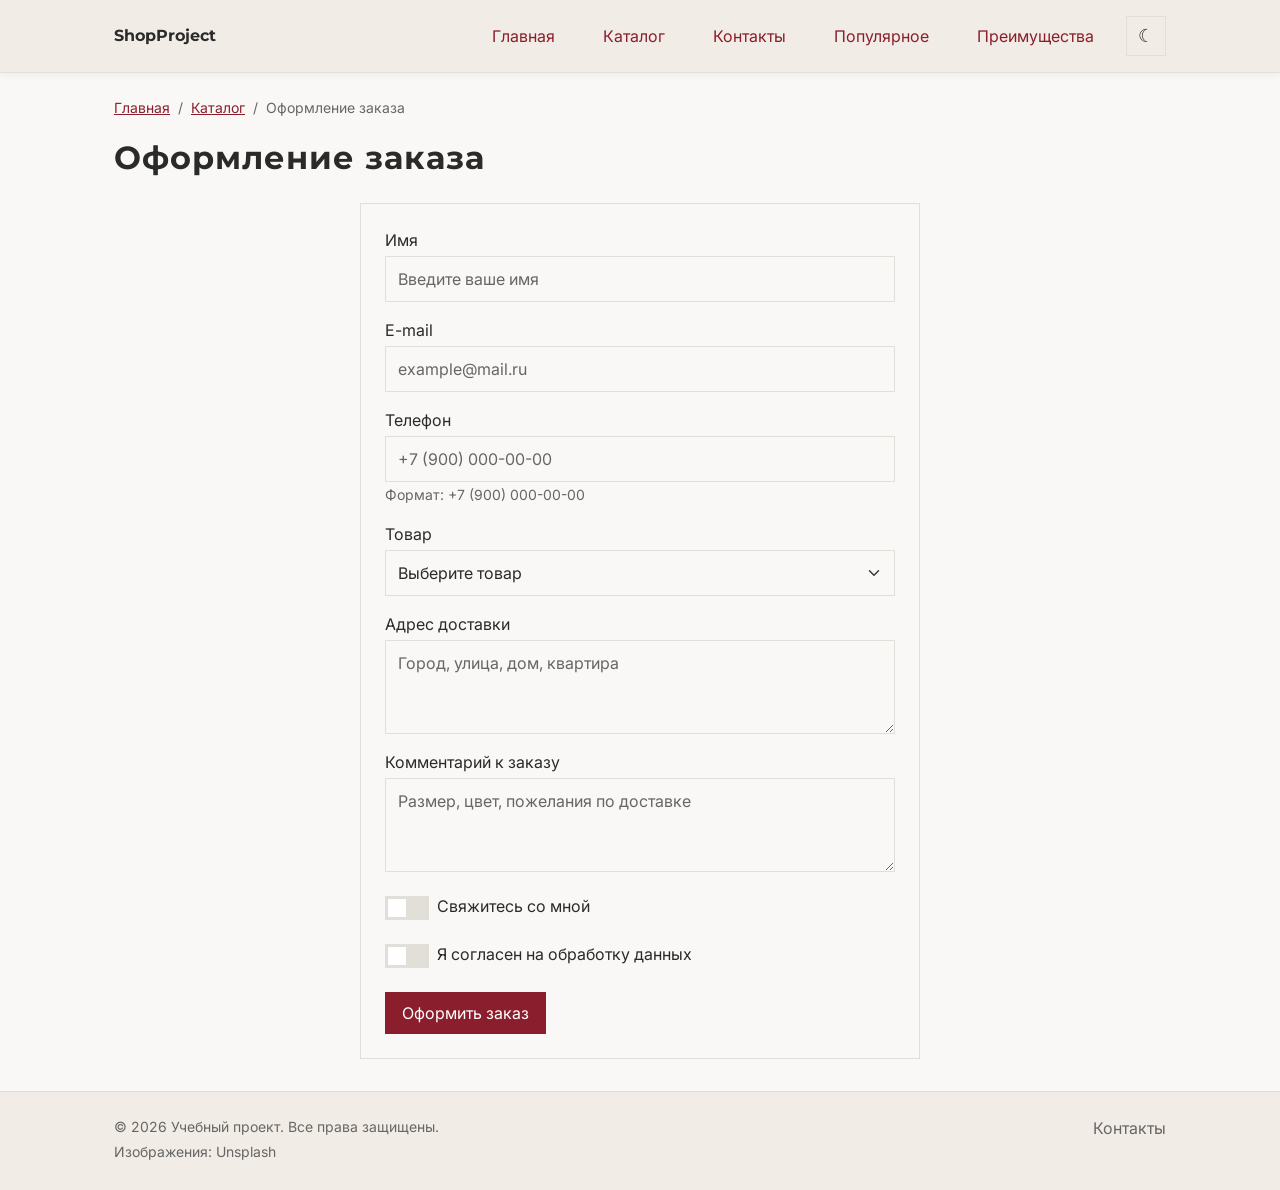
<file: order.html>
<!DOCTYPE html>
<html lang="ru">
<head>
  <meta charset="UTF-8">
  <meta name="viewport" content="width=device-width, initial-scale=1">
  <meta name="description" content="Страница оформления заказа в учебном интернет-магазине: контактные данные и адрес доставки.">
  <title>Оформление заказа - Учебный интернет-магазин</title>
  <link rel="preconnect" href="https://fonts.googleapis.com">
  <link rel="preconnect" href="https://fonts.gstatic.com" crossorigin>
  <link href="https://fonts.googleapis.com/css2?family=Inter:wght@400;500;600;700&family=Montserrat:wght@600;700;800&display=swap" rel="stylesheet">
  <link href="https://cdn.jsdelivr.net/npm/bootstrap@5.3.3/dist/css/bootstrap.min.css" rel="stylesheet">
  <link rel="stylesheet" href="css/custom.css">
  <script src="js/main.js"></script>
</head>
<body id="top" class="d-flex flex-column min-vh-100">

  <!-- Шапка: navbar разворачивается в строку с lg, ниже lg сворачивается в бургер -->
  <header class="site-header">
    <nav class="navbar navbar-expand-lg py-0" aria-label="Основная навигация">
      <div class="container py-3">
        <a class="navbar-brand" href="index.html">ShopProject</a>

        <div class="d-flex align-items-center gap-2 ms-auto ms-lg-0 order-lg-last">
          <button class="theme-toggle" type="button" aria-label="Переключить тему оформления" aria-pressed="false" title="Тема: светлая или тёмная">
            <span class="theme-toggle__icon" aria-hidden="true"></span>
          </button>
          <button class="navbar-toggler" type="button" data-bs-toggle="collapse" data-bs-target="#mainNav" aria-controls="mainNav" aria-expanded="false" aria-label="Открыть меню">
            <span class="navbar-toggler-icon"></span>
          </button>
        </div>

        <div class="collapse navbar-collapse me-lg-3" id="mainNav">
          <ul class="navbar-nav ms-auto gap-lg-3 py-2 py-lg-0">
            <li class="nav-item"><a class="nav-link" href="index.html">Главная</a></li>
            <li class="nav-item"><a class="nav-link" href="catalog.html">Каталог</a></li>
            <li class="nav-item"><a class="nav-link" href="contacts.html">Контакты</a></li>
            <li class="nav-item"><a class="nav-link" href="index.html#popular">Популярное</a></li>
            <li class="nav-item"><a class="nav-link" href="index.html#advantages">Преимущества</a></li>
          </ul>
        </div>
      </div>
    </nav>
  </header>

  <main class="container flex-grow-1">
    <nav aria-label="Хлебные крошки">
      <ol class="breadcrumb">
        <li class="breadcrumb-item"><a href="index.html">Главная</a></li>
        <li class="breadcrumb-item"><a href="catalog.html">Каталог</a></li>
        <li class="breadcrumb-item active" aria-current="page">Оформление заказа</li>
      </ol>
    </nav>

    <section class="section">
      <h1 class="section-title">Оформление заказа</h1>

      <form class="form-page mx-auto border p-4" id="orderForm" action="#" method="post" novalidate>
        <div class="mb-3">
          <label class="form-label" for="name">Имя</label>
          <input class="form-control" type="text" id="name" name="name" placeholder="Введите ваше имя" minlength="2" autocomplete="name" required>
        </div>

        <div class="mb-3">
          <label class="form-label" for="email">E-mail</label>
          <input class="form-control" type="email" id="email" name="email" placeholder="example@mail.ru" autocomplete="email" required>
        </div>

        <div class="mb-3">
          <label class="form-label" for="phone">Телефон</label>
          <input class="form-control" type="tel" id="phone" name="phone" inputmode="tel" autocomplete="tel" placeholder="+7 (900) 000-00-00" pattern="^\+7 \(\d{3}\) \d{3}-\d{2}-\d{2}$" required>
          <small class="form-text">Формат: +7 (900) 000-00-00</small>
        </div>

        <div class="mb-3">
          <label class="form-label" for="product">Товар</label>
          <select class="form-select" id="product" name="product" required>
            <option value="">Выберите товар</option>
            <optgroup label="Одежда">
              <option value="jeans">Джинсы</option>
              <option value="jacket">Куртка</option>
              <option value="hoodie">Толстовка</option>
              <option value="tshirt">Футболка базовая</option>
              <option value="plaid-shirt">Рубашка в клетку</option>
              <option value="sweater">Свитер вязаный</option>
              <option value="coat">Пальто шерстяное</option>
              <option value="skirt">Юбка миди в клетку</option>
              <option value="dress">Платье-рубашка в полоску</option>
              <option value="puffer">Пуховик</option>
              <option value="scarf">Шарф в полоску</option>
            </optgroup>
            <optgroup label="Обувь">
              <option value="chelsea-boots">Ботинки челси</option>
              <option value="lace-boots">Ботинки на шнуровке</option>
              <option value="rain-boots">Резиновые сапоги</option>
              <option value="canvas-sneakers">Кеды текстильные</option>
              <option value="slides">Шлёпанцы с декором</option>
              <option value="sandals">Сандалии на пробковой подошве</option>
              <option value="loafers">Лоферы-мокасины кожаные</option>
              <option value="running">Кроссовки беговые</option>
              <option value="winter-boots">Ботинки зимние</option>
            </optgroup>
          </select>
        </div>

        <div class="mb-3">
          <label class="form-label" for="address">Адрес доставки</label>
          <textarea class="form-control" id="address" name="address" rows="3" placeholder="Город, улица, дом, квартира" autocomplete="street-address" required></textarea>
        </div>

        <div class="mb-3">
          <label class="form-label" for="comment">Комментарий к заказу</label>
          <textarea class="form-control" id="comment" name="comment" rows="3" placeholder="Размер, цвет, пожелания по доставке"></textarea>
        </div>

        <!-- Переключатель «Свяжитесь со мной»: при включении подпись меняется и появляется поле даты -->
        <div class="callback-field d-flex align-items-center justify-content-between gap-3 mb-3">
          <div class="form-check form-switch m-0">
            <input class="form-check-input" type="checkbox" id="callback" name="callback" role="switch">
            <label class="form-check-label" for="callback">
              <span class="callback-off">Свяжитесь со мной</span>
              <span class="callback-on">Удобная дата звонка</span>
            </label>
          </div>
          <div class="input-group callback-date w-auto">
            <span class="input-group-text">Дата</span>
            <input class="form-control" type="date" id="callback-date" name="callback-date" aria-label="Удобная дата звонка">
          </div>
        </div>

        <div class="form-check form-switch mb-3">
          <input class="form-check-input" id="agreement" name="agreement" type="checkbox" role="switch" required>
          <label class="form-check-label" for="agreement">Я согласен на обработку данных</label>
        </div>

        <button class="btn btn-primary mt-2" type="submit">Оформить заказ</button>
      </form>

      <div class="alert alert-success success-message mx-auto mt-4" id="successMessage" role="alert" hidden>
        Ваш заказ оформлен, спасибо!
      </div>
    </section>
  </main>

  <footer class="site-footer bg-body-secondary border-top py-4">
    <div class="container d-flex flex-wrap justify-content-between align-items-start gap-4">
      <div>
        <p class="small text-body-secondary mb-1">&copy; 2026 Учебный проект. Все права защищены.</p>
        <p class="small text-body-secondary mb-1">Изображения: <a href="https://unsplash.com" target="_blank" rel="noopener">Unsplash</a></p>
      </div>
      <nav aria-label="Навигация в подвале">
        <ul class="list-unstyled d-flex gap-3 m-0">
          <li><a href="contacts.html">Контакты</a></li>
        </ul>
      </nav>
    </div>
  </footer>

  <a class="to-top" href="#top" aria-label="Наверх">&uarr;</a>

  <script src="js/order-page.js"></script>

  <script src="https://cdn.jsdelivr.net/npm/bootstrap@5.3.3/dist/js/bootstrap.bundle.min.js"></script>
</body>
</html>
</file>
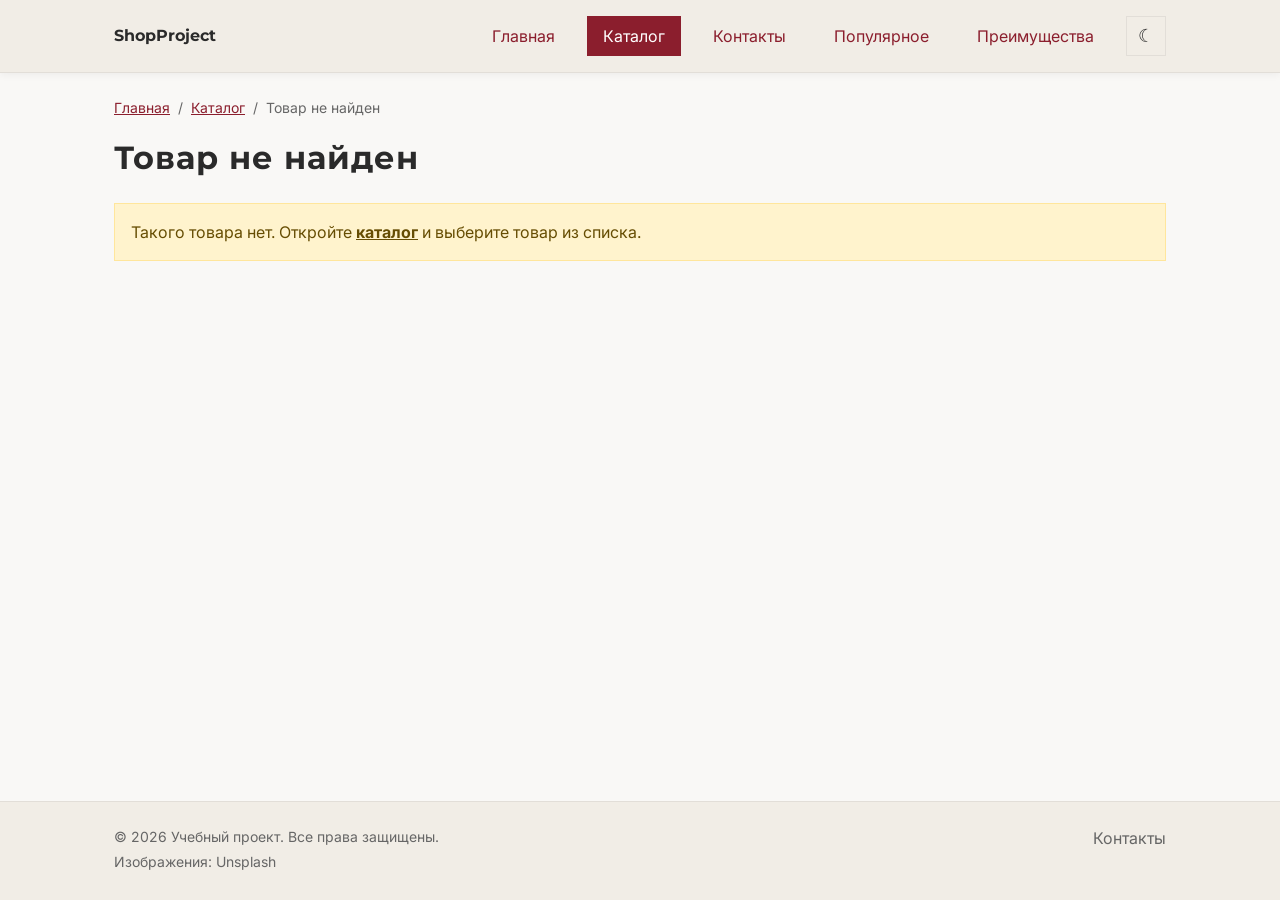
<file: product.html>
<!DOCTYPE html>
<html lang="ru">
<head>
  <meta charset="UTF-8">
  <meta name="viewport" content="width=device-width, initial-scale=1">
  <meta name="description" content="Страница товара учебного интернет-магазина: характеристики, размеры и цена.">
  <title>Товар - Учебный интернет-магазин</title>
  <link rel="preconnect" href="https://fonts.googleapis.com">
  <link rel="preconnect" href="https://fonts.gstatic.com" crossorigin>
  <link href="https://fonts.googleapis.com/css2?family=Inter:wght@400;500;600;700&family=Montserrat:wght@600;700;800&display=swap" rel="stylesheet">
  <link href="https://cdn.jsdelivr.net/npm/bootstrap@5.3.3/dist/css/bootstrap.min.css" rel="stylesheet">
  <link rel="stylesheet" href="css/custom.css">
  <script src="js/main.js"></script>
</head>
<body id="top" class="d-flex flex-column min-vh-100">

  <!-- Шапка: navbar разворачивается в строку с lg, ниже lg сворачивается в бургер -->
  <header class="site-header">
    <nav class="navbar navbar-expand-lg py-0" aria-label="Основная навигация">
      <div class="container py-3">
        <a class="navbar-brand" href="index.html">ShopProject</a>

        <div class="d-flex align-items-center gap-2 ms-auto ms-lg-0 order-lg-last">
          <button class="theme-toggle" type="button" aria-label="Переключить тему оформления" aria-pressed="false" title="Тема: светлая или тёмная">
            <span class="theme-toggle__icon" aria-hidden="true"></span>
          </button>
          <button class="navbar-toggler" type="button" data-bs-toggle="collapse" data-bs-target="#mainNav" aria-controls="mainNav" aria-expanded="false" aria-label="Открыть меню">
            <span class="navbar-toggler-icon"></span>
          </button>
        </div>

        <div class="collapse navbar-collapse me-lg-3" id="mainNav">
          <ul class="navbar-nav ms-auto gap-lg-3 py-2 py-lg-0">
            <li class="nav-item"><a class="nav-link" href="index.html">Главная</a></li>
            <li class="nav-item"><a class="nav-link active" aria-current="page" href="catalog.html">Каталог</a></li>
            <li class="nav-item"><a class="nav-link" href="contacts.html">Контакты</a></li>
            <li class="nav-item"><a class="nav-link" href="index.html#popular">Популярное</a></li>
            <li class="nav-item"><a class="nav-link" href="index.html#advantages">Преимущества</a></li>
          </ul>
        </div>
      </div>
    </nav>
  </header>

  <main class="container flex-grow-1" id="productRoot">
    <noscript>
      <p class="mt-4">Для показа товара нужен JavaScript. Перейдите в <a href="catalog.html">каталог</a>.</p>
    </noscript>
  </main>

  <footer class="site-footer bg-body-secondary border-top py-4">
    <div class="container d-flex flex-wrap justify-content-between align-items-start gap-4">
      <div>
        <p class="small text-body-secondary mb-1">&copy; 2026 Учебный проект. Все права защищены.</p>
        <p class="small text-body-secondary mb-1">Изображения: <a href="https://unsplash.com" target="_blank" rel="noopener">Unsplash</a></p>
      </div>
      <nav aria-label="Навигация в подвале">
        <ul class="list-unstyled d-flex gap-3 m-0">
          <li><a href="contacts.html">Контакты</a></li>
        </ul>
      </nav>
    </div>
  </footer>

  <a class="to-top" href="#top" aria-label="Наверх">&uarr;</a>

  <script src="js/products.js"></script>
  <script src="js/product-page.js"></script>

  <script src="https://cdn.jsdelivr.net/npm/bootstrap@5.3.3/dist/js/bootstrap.bundle.min.js"></script>
</body>
</html>
</file>
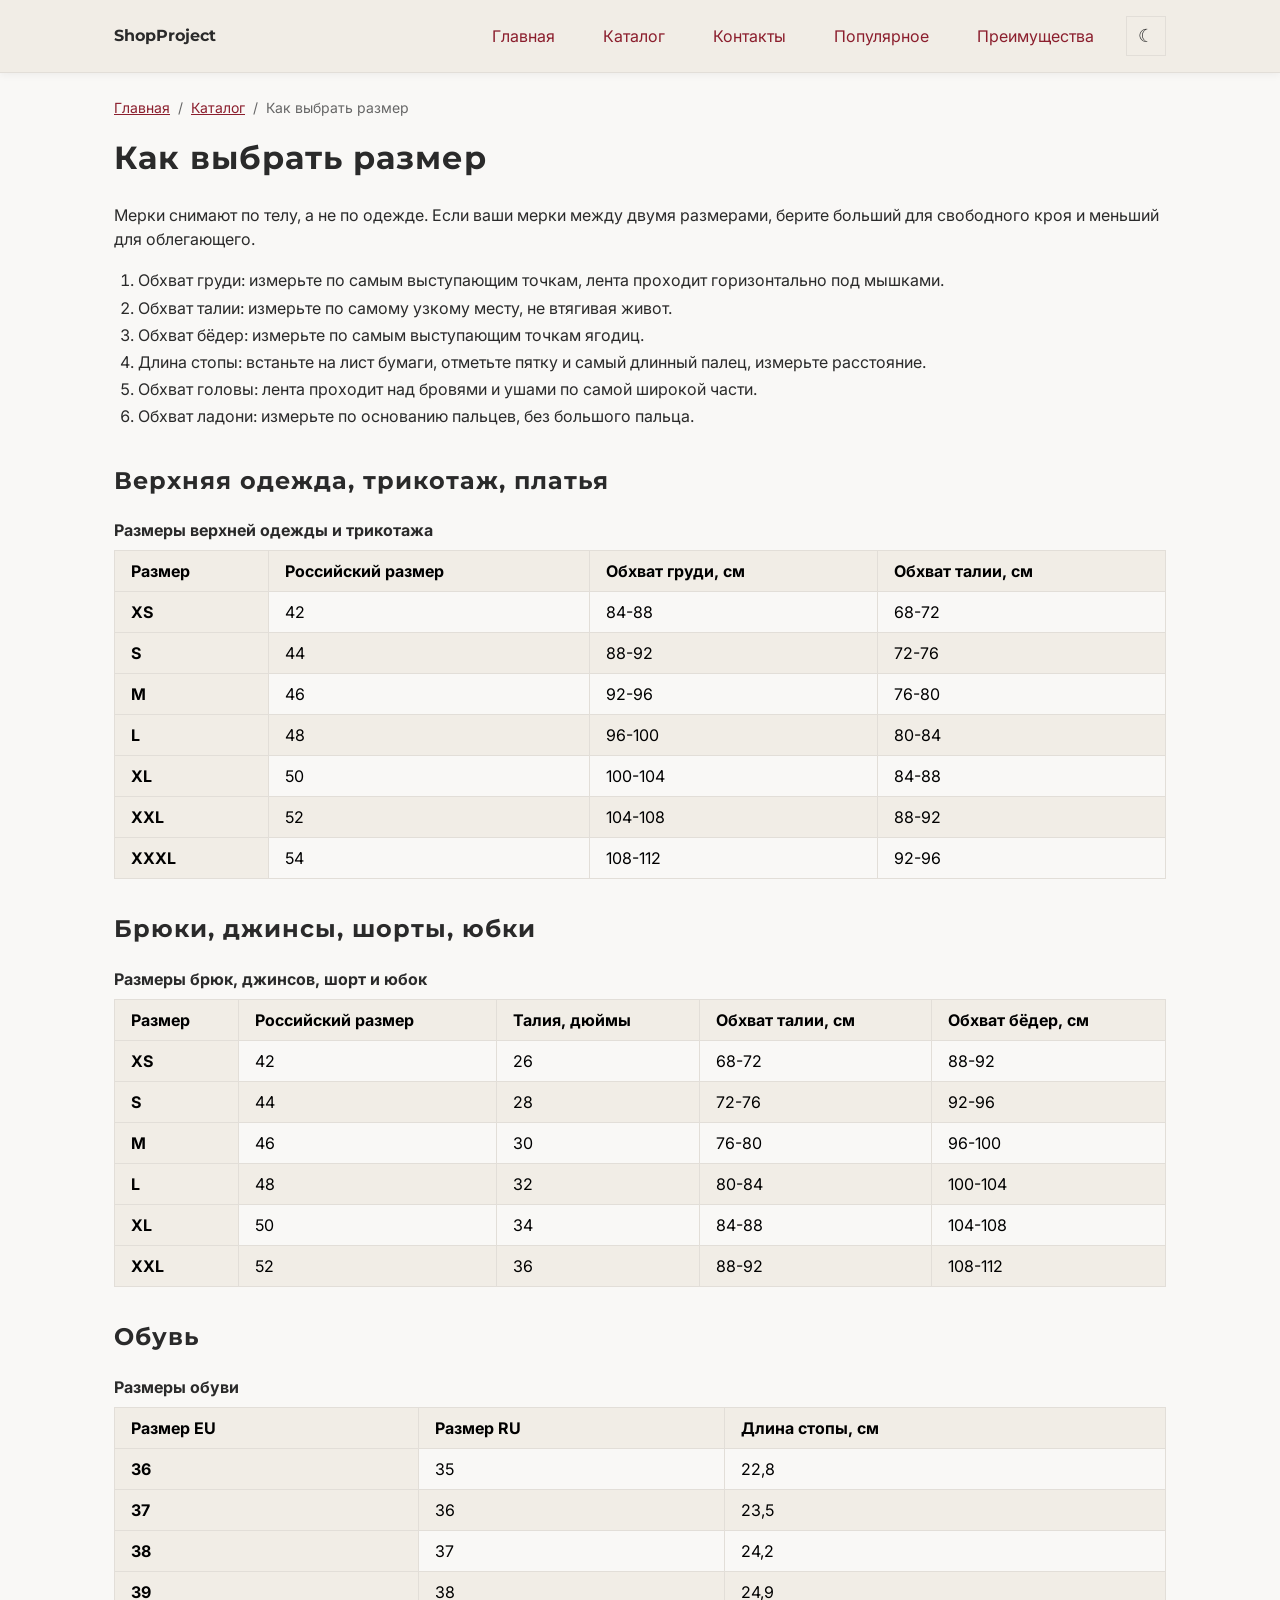
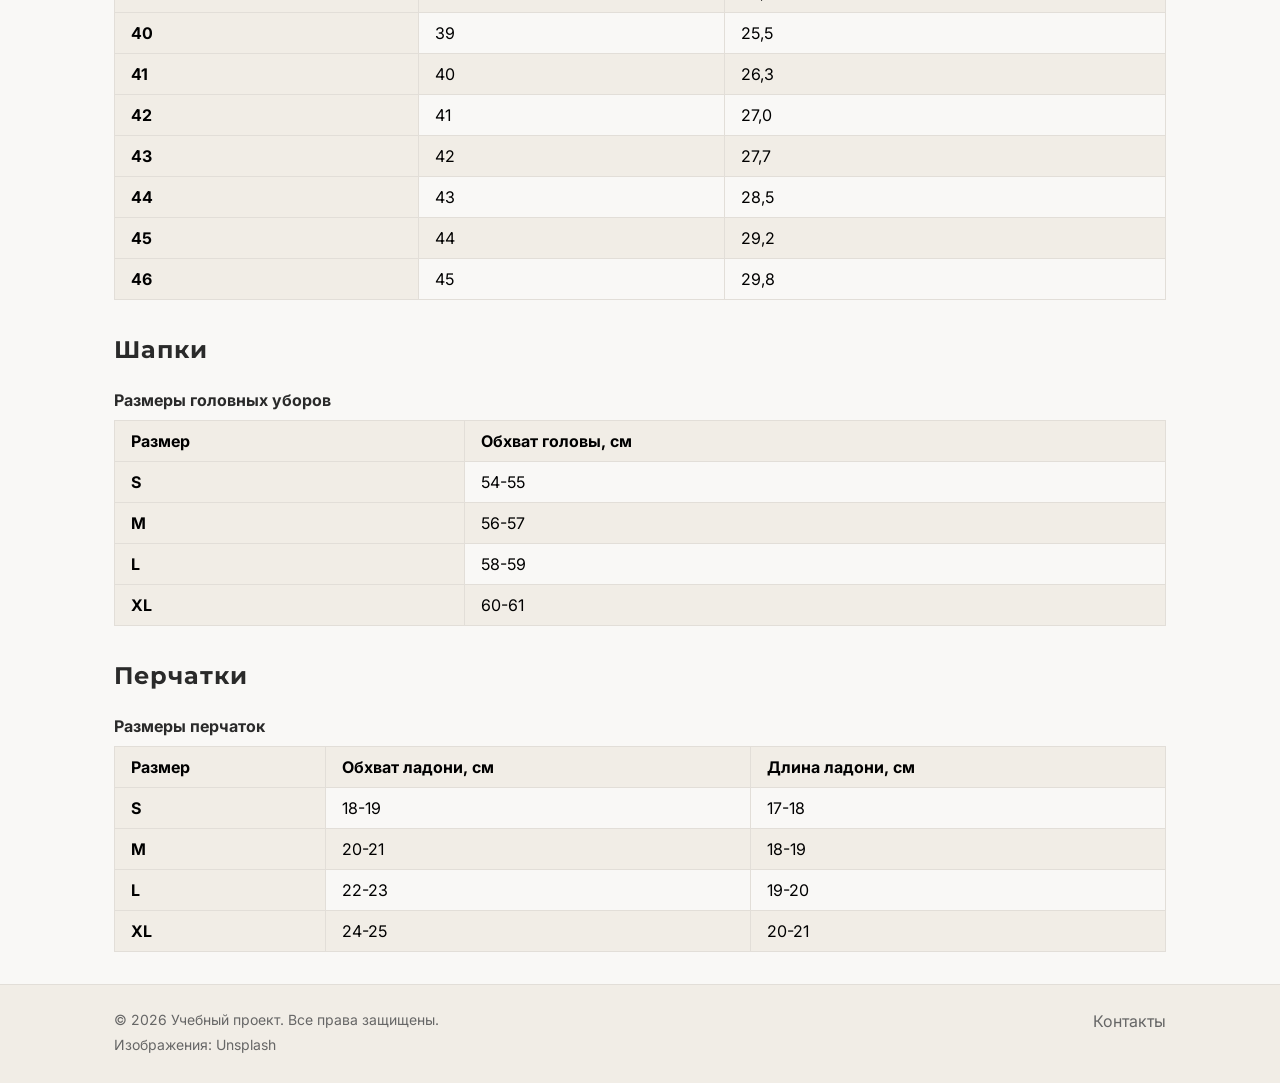
<file: size.html>
<!DOCTYPE html>
<html lang="ru">
<head>
  <meta charset="UTF-8">
  <meta name="viewport" content="width=device-width, initial-scale=1">
  <meta name="description" content="Как снять мерки и выбрать размер одежды, обуви, шапок и перчаток: таблицы размеров магазина.">
  <title>Как выбрать размер - Учебный интернет-магазин</title>
  <link rel="preconnect" href="https://fonts.googleapis.com">
  <link rel="preconnect" href="https://fonts.gstatic.com" crossorigin>
  <link href="https://fonts.googleapis.com/css2?family=Inter:wght@400;500;600;700&family=Montserrat:wght@600;700;800&display=swap" rel="stylesheet">
  <link href="https://cdn.jsdelivr.net/npm/bootstrap@5.3.3/dist/css/bootstrap.min.css" rel="stylesheet">
  <link rel="stylesheet" href="css/custom.css">
  <script src="js/main.js"></script>
</head>
<body id="top" class="d-flex flex-column min-vh-100">

  <!-- Шапка: navbar разворачивается в строку с lg, ниже lg сворачивается в бургер -->
  <header class="site-header">
    <nav class="navbar navbar-expand-lg py-0" aria-label="Основная навигация">
      <div class="container py-3">
        <a class="navbar-brand" href="index.html">ShopProject</a>

        <div class="d-flex align-items-center gap-2 ms-auto ms-lg-0 order-lg-last">
          <button class="theme-toggle" type="button" aria-label="Переключить тему оформления" aria-pressed="false" title="Тема: светлая или тёмная">
            <span class="theme-toggle__icon" aria-hidden="true"></span>
          </button>
          <button class="navbar-toggler" type="button" data-bs-toggle="collapse" data-bs-target="#mainNav" aria-controls="mainNav" aria-expanded="false" aria-label="Открыть меню">
            <span class="navbar-toggler-icon"></span>
          </button>
        </div>

        <div class="collapse navbar-collapse me-lg-3" id="mainNav">
          <ul class="navbar-nav ms-auto gap-lg-3 py-2 py-lg-0">
            <li class="nav-item"><a class="nav-link" href="index.html">Главная</a></li>
            <li class="nav-item"><a class="nav-link" href="catalog.html">Каталог</a></li>
            <li class="nav-item"><a class="nav-link" href="contacts.html">Контакты</a></li>
            <li class="nav-item"><a class="nav-link" href="index.html#popular">Популярное</a></li>
            <li class="nav-item"><a class="nav-link" href="index.html#advantages">Преимущества</a></li>
          </ul>
        </div>
      </div>
    </nav>
  </header>

  <main class="container flex-grow-1">
    <nav aria-label="Хлебные крошки">
      <ol class="breadcrumb">
        <li class="breadcrumb-item"><a href="index.html">Главная</a></li>
        <li class="breadcrumb-item"><a href="catalog.html">Каталог</a></li>
        <li class="breadcrumb-item active" aria-current="page">Как выбрать размер</li>
      </ol>
    </nav>

    <section class="section">
      <h1 class="section-title">Как выбрать размер</h1>
      <p>Мерки снимают по телу, а не по одежде. Если ваши мерки между двумя размерами, берите больший для свободного кроя и меньший для облегающего.</p>
      <ol class="size-steps">
        <li>Обхват груди: измерьте по самым выступающим точкам, лента проходит горизонтально под мышками.</li>
        <li>Обхват талии: измерьте по самому узкому месту, не втягивая живот.</li>
        <li>Обхват бёдер: измерьте по самым выступающим точкам ягодиц.</li>
        <li>Длина стопы: встаньте на лист бумаги, отметьте пятку и самый длинный палец, измерьте расстояние.</li>
        <li>Обхват головы: лента проходит над бровями и ушами по самой широкой части.</li>
        <li>Обхват ладони: измерьте по основанию пальцев, без большого пальца.</li>
      </ol>
    </section>

    <section class="section" id="size-top">
      <h2 class="section-title">Верхняя одежда, трикотаж, платья</h2>
      <div class="table-responsive">
        <table class="table table-bordered product-table">
          <caption class="caption-top">Размеры верхней одежды и трикотажа</caption>
          <thead>
            <tr>
              <th scope="col">Размер</th>
              <th scope="col">Российский размер</th>
              <th scope="col">Обхват груди, см</th>
              <th scope="col">Обхват талии, см</th>
            </tr>
          </thead>
          <tbody>
            <tr>
              <th scope="row">XS</th>
              <td>42</td>
              <td>84-88</td>
              <td>68-72</td>
            </tr>
            <tr>
              <th scope="row">S</th>
              <td>44</td>
              <td>88-92</td>
              <td>72-76</td>
            </tr>
            <tr>
              <th scope="row">M</th>
              <td>46</td>
              <td>92-96</td>
              <td>76-80</td>
            </tr>
            <tr>
              <th scope="row">L</th>
              <td>48</td>
              <td>96-100</td>
              <td>80-84</td>
            </tr>
            <tr>
              <th scope="row">XL</th>
              <td>50</td>
              <td>100-104</td>
              <td>84-88</td>
            </tr>
            <tr>
              <th scope="row">XXL</th>
              <td>52</td>
              <td>104-108</td>
              <td>88-92</td>
            </tr>
            <tr>
              <th scope="row">XXXL</th>
              <td>54</td>
              <td>108-112</td>
              <td>92-96</td>
            </tr>
          </tbody>
        </table>
      </div>
    </section>

    <section class="section" id="size-bottom">
      <h2 class="section-title">Брюки, джинсы, шорты, юбки</h2>
      <div class="table-responsive">
        <table class="table table-bordered product-table">
          <caption class="caption-top">Размеры брюк, джинсов, шорт и юбок</caption>
          <thead>
            <tr>
              <th scope="col">Размер</th>
              <th scope="col">Российский размер</th>
              <th scope="col">Талия, дюймы</th>
              <th scope="col">Обхват талии, см</th>
              <th scope="col">Обхват бёдер, см</th>
            </tr>
          </thead>
          <tbody>
            <tr>
              <th scope="row">XS</th>
              <td>42</td>
              <td>26</td>
              <td>68-72</td>
              <td>88-92</td>
            </tr>
            <tr>
              <th scope="row">S</th>
              <td>44</td>
              <td>28</td>
              <td>72-76</td>
              <td>92-96</td>
            </tr>
            <tr>
              <th scope="row">M</th>
              <td>46</td>
              <td>30</td>
              <td>76-80</td>
              <td>96-100</td>
            </tr>
            <tr>
              <th scope="row">L</th>
              <td>48</td>
              <td>32</td>
              <td>80-84</td>
              <td>100-104</td>
            </tr>
            <tr>
              <th scope="row">XL</th>
              <td>50</td>
              <td>34</td>
              <td>84-88</td>
              <td>104-108</td>
            </tr>
            <tr>
              <th scope="row">XXL</th>
              <td>52</td>
              <td>36</td>
              <td>88-92</td>
              <td>108-112</td>
            </tr>
          </tbody>
        </table>
      </div>
    </section>

    <section class="section" id="size-shoes">
      <h2 class="section-title">Обувь</h2>
      <div class="table-responsive">
        <table class="table table-bordered product-table">
          <caption class="caption-top">Размеры обуви</caption>
          <thead>
            <tr>
              <th scope="col">Размер EU</th>
              <th scope="col">Размер RU</th>
              <th scope="col">Длина стопы, см</th>
            </tr>
          </thead>
          <tbody>
            <tr>
              <th scope="row">36</th>
              <td>35</td>
              <td>22,8</td>
            </tr>
            <tr>
              <th scope="row">37</th>
              <td>36</td>
              <td>23,5</td>
            </tr>
            <tr>
              <th scope="row">38</th>
              <td>37</td>
              <td>24,2</td>
            </tr>
            <tr>
              <th scope="row">39</th>
              <td>38</td>
              <td>24,9</td>
            </tr>
            <tr>
              <th scope="row">40</th>
              <td>39</td>
              <td>25,5</td>
            </tr>
            <tr>
              <th scope="row">41</th>
              <td>40</td>
              <td>26,3</td>
            </tr>
            <tr>
              <th scope="row">42</th>
              <td>41</td>
              <td>27,0</td>
            </tr>
            <tr>
              <th scope="row">43</th>
              <td>42</td>
              <td>27,7</td>
            </tr>
            <tr>
              <th scope="row">44</th>
              <td>43</td>
              <td>28,5</td>
            </tr>
            <tr>
              <th scope="row">45</th>
              <td>44</td>
              <td>29,2</td>
            </tr>
            <tr>
              <th scope="row">46</th>
              <td>45</td>
              <td>29,8</td>
            </tr>
          </tbody>
        </table>
      </div>
    </section>

    <section class="section" id="size-hat">
      <h2 class="section-title">Шапки</h2>
      <div class="table-responsive">
        <table class="table table-bordered product-table">
          <caption class="caption-top">Размеры головных уборов</caption>
          <thead>
            <tr>
              <th scope="col">Размер</th>
              <th scope="col">Обхват головы, см</th>
            </tr>
          </thead>
          <tbody>
            <tr>
              <th scope="row">S</th>
              <td>54-55</td>
            </tr>
            <tr>
              <th scope="row">M</th>
              <td>56-57</td>
            </tr>
            <tr>
              <th scope="row">L</th>
              <td>58-59</td>
            </tr>
            <tr>
              <th scope="row">XL</th>
              <td>60-61</td>
            </tr>
          </tbody>
        </table>
      </div>
    </section>

    <section class="section" id="size-gloves">
      <h2 class="section-title">Перчатки</h2>
      <div class="table-responsive">
        <table class="table table-bordered product-table">
          <caption class="caption-top">Размеры перчаток</caption>
          <thead>
            <tr>
              <th scope="col">Размер</th>
              <th scope="col">Обхват ладони, см</th>
              <th scope="col">Длина ладони, см</th>
            </tr>
          </thead>
          <tbody>
            <tr>
              <th scope="row">S</th>
              <td>18-19</td>
              <td>17-18</td>
            </tr>
            <tr>
              <th scope="row">M</th>
              <td>20-21</td>
              <td>18-19</td>
            </tr>
            <tr>
              <th scope="row">L</th>
              <td>22-23</td>
              <td>19-20</td>
            </tr>
            <tr>
              <th scope="row">XL</th>
              <td>24-25</td>
              <td>20-21</td>
            </tr>
          </tbody>
        </table>
      </div>
    </section>
  </main>

  <footer class="site-footer bg-body-secondary border-top py-4">
    <div class="container d-flex flex-wrap justify-content-between align-items-start gap-4">
      <div>
        <p class="small text-body-secondary mb-1">&copy; 2026 Учебный проект. Все права защищены.</p>
        <p class="small text-body-secondary mb-1">Изображения: <a href="https://unsplash.com" target="_blank" rel="noopener">Unsplash</a></p>
      </div>
      <nav aria-label="Навигация в подвале">
        <ul class="list-unstyled d-flex gap-3 m-0">
          <li><a href="contacts.html">Контакты</a></li>
        </ul>
      </nav>
    </div>
  </footer>

  <a class="to-top" href="#top" aria-label="Наверх">&uarr;</a>

  <script src="https://cdn.jsdelivr.net/npm/bootstrap@5.3.3/dist/js/bootstrap.bundle.min.js"></script>
</body>
</html>
</file>
<file: css/custom.css>
/* ===============================
   Правки поверх Bootstrap 5.3.3.
   Задача: сайт выглядит как в КР1 (палитра, строгая геометрия, шрифты).
   Сетка, navbar, формы, модальное окно, вкладки, таблицы и accordion берутся из Bootstrap.
   =============================== */

/* ---------- 1. Палитра КР1: светлая тема ---------- */

:root,
[data-bs-theme="light"] {
  --bs-body-font-family: 'Inter', Arial, sans-serif;
  --bs-body-bg: #f9f8f6;
  --bs-body-bg-rgb: 249, 248, 246;
  --bs-body-color: #2a2a2a;
  --bs-body-color-rgb: 42, 42, 42;
  --bs-secondary-color: #666666;
  --bs-secondary: #666666;
  --bs-secondary-rgb: 102, 102, 102;
  --bs-secondary-bg: #f1ede6;
  --bs-secondary-bg-rgb: 241, 237, 230;
  --bs-tertiary-bg: #fbf5f5;
  --bs-tertiary-bg-rgb: 251, 245, 245;
  --bs-border-color: #e2ded8;
  --bs-primary: #8b1e2d;
  --bs-primary-rgb: 139, 30, 45;
  --bs-link-color: #8b1e2d;
  --bs-link-color-rgb: 139, 30, 45;
  --bs-link-hover-color: #6e1320;
  --bs-link-hover-color-rgb: 110, 19, 32;
  --bs-danger: #b00020;
  --bs-danger-rgb: 176, 0, 32;
  --bs-form-invalid-border-color: #b00020;

  /* Строгая геометрия КР1: никаких скруглений */
  --bs-border-radius: 0;
  --bs-border-radius-sm: 0;
  --bs-border-radius-lg: 0;
  --bs-border-radius-xl: 0;
  --bs-border-radius-xxl: 0;
  --bs-border-radius-2xl: 0;
  --bs-border-radius-pill: 0;

  /* Свои токены (в Bootstrap таких нет) */
  --shop-primary-dark: #6e1320;
  --shop-on-primary: #ffffff;
  --shop-accent: #8a6a1f;
  --shop-overlay: rgba(32, 12, 16, 0.55);
  --shop-success: #168a2f;
  --shop-success-bg: #eefaf0;
  --shop-shadow-sm: 0 2px 8px rgba(0, 0, 0, 0.05);
  --shop-shadow-md: 0 10px 24px rgba(0, 0, 0, 0.08);
  --shop-header-height: 73px;
  --shop-topbar-height: 37px;
}

/* ---------- 2. Тёмная тема КР1 (атрибут data-bs-theme ставит js/main.js) ---------- */

[data-bs-theme="dark"] {
  --bs-body-bg: #151211;
  --bs-body-bg-rgb: 21, 18, 17;
  --bs-body-color: #ece7e1;
  --bs-body-color-rgb: 236, 231, 225;
  --bs-secondary-color: #a8a09a;
  --bs-secondary: #a8a09a;
  --bs-secondary-rgb: 168, 160, 154;
  --bs-secondary-bg: #1f1b1a;
  --bs-secondary-bg-rgb: 31, 27, 26;
  --bs-tertiary-bg: #2a1f21;
  --bs-tertiary-bg-rgb: 42, 31, 33;
  --bs-border-color: #3b3532;
  --bs-primary: #d4606c;
  --bs-primary-rgb: 212, 96, 108;
  --bs-link-color: #d4606c;
  --bs-link-color-rgb: 212, 96, 108;
  --bs-link-hover-color: #e07a85;
  --bs-link-hover-color-rgb: 224, 122, 133;
  --bs-danger: #ff7a8a;
  --bs-danger-rgb: 255, 122, 138;
  --bs-form-invalid-border-color: #ff7a8a;

  --shop-primary-dark: #e07a85;
  --shop-on-primary: #151211;
  --shop-accent: #d3a94a;
  --shop-success: #4cc26b;
  --shop-success-bg: #12261a;
  --shop-shadow-sm: 0 2px 8px rgba(0, 0, 0, 0.4);
  --shop-shadow-md: 0 10px 24px rgba(0, 0, 0, 0.5);
}

/* ---------- 3. Базовые стили ---------- */

html {
  scroll-behavior: smooth;
  /* На 2px меньше высоты шапки: при дробном масштабе экрана (125-150%) иначе
     под шапкой остаётся полоска предыдущей секции */
  scroll-padding-top: calc(var(--shop-header-height) - 2px);
}

body {
  --top-offset: 0px;
}

/* Плашка над шапкой есть: hero занимает остаток экрана */
body:has(.top-bar) {
  --top-offset: var(--shop-topbar-height);
}

/* Ширина и поля контейнера как в КР1 (1100px, поля 24px) */
.container {
  --bs-gutter-x: 3rem;
  max-width: 1100px;
}

/* Заголовки КР1: Montserrat, жирные, размеры браузера по умолчанию */
h1, h2, h3, h4, h5, h6 {
  font-family: 'Montserrat', Arial, sans-serif;
  font-weight: 700;
  line-height: inherit;
}

h1 { font-size: 2em; }
h2 { font-size: 1.5em; }
h3 { font-size: 1.17em; }

.section-title {
  margin: 0 0 0.83em;
  letter-spacing: 1px;
}

/* ---------- 4. Кнопки, формы ---------- */

.btn {
  --bs-btn-padding-x: 1rem;
  --bs-btn-padding-y: 0.5rem;
}

.btn:focus-visible {
  outline: 2px solid var(--bs-primary);
  outline-offset: 3px;
  box-shadow: none;
}

.btn-primary {
  --bs-btn-color: var(--shop-on-primary);
  --bs-btn-bg: var(--bs-primary);
  --bs-btn-border-color: var(--bs-primary);
  --bs-btn-hover-color: var(--shop-on-primary);
  --bs-btn-hover-bg: var(--shop-primary-dark);
  --bs-btn-hover-border-color: var(--shop-primary-dark);
  --bs-btn-active-color: var(--shop-on-primary);
  --bs-btn-active-bg: var(--shop-primary-dark);
  --bs-btn-active-border-color: var(--shop-primary-dark);
}

/* Вторая кнопка КР1: рамка и текст бордовые, фон как у страницы */
.btn-outline-primary {
  --bs-btn-color: var(--bs-primary);
  --bs-btn-bg: var(--bs-body-bg);
  --bs-btn-border-color: var(--bs-primary);
  --bs-btn-hover-color: var(--shop-primary-dark);
  --bs-btn-hover-bg: var(--bs-body-bg);
  --bs-btn-hover-border-color: var(--shop-primary-dark);
  --bs-btn-active-color: var(--shop-primary-dark);
  --bs-btn-active-bg: var(--bs-body-bg);
  --bs-btn-active-border-color: var(--shop-primary-dark);
}

.form-control,
.form-select {
  padding-top: 10px;
  padding-bottom: 10px;
}

.form-control:hover,
.form-select:hover {
  border-color: var(--bs-primary);
}

.form-control:focus,
.form-select:focus {
  border-color: var(--bs-primary);
  box-shadow: none;
  outline: 2px solid var(--bs-primary);
  outline-offset: 3px;
}

/* Ошибка валидации как в КР1: только красная рамка, без значка */
.form-control.is-invalid,
.form-select.is-invalid {
  background-image: none;
  padding-right: 0.75rem;
}

.form-check-input:checked {
  background-color: var(--bs-primary);
  border-color: var(--bs-primary);
}

.form-check-input:focus {
  border-color: var(--bs-primary);
  box-shadow: none;
  outline: 2px solid var(--bs-primary);
  outline-offset: 3px;
}

/* Переключатель КР1: квадратный бегунок 44x24 */
.form-switch .form-check-input {
  width: 44px;
  height: 24px;
  margin-left: 0;
  background-color: var(--bs-border-color);
  border: 0;
  border-radius: 0;
  background-image: url("data:image/svg+xml,%3csvg xmlns='http://www.w3.org/2000/svg' viewBox='0 0 24 24'%3e%3crect x='3' y='3' width='18' height='18' fill='%23fff'/%3e%3c/svg%3e");
  background-position: left center;
  background-size: contain;
}

.form-switch .form-check-input:checked {
  background-color: var(--bs-primary);
  background-position: right center;
}

.form-switch {
  padding-left: 0;
  display: flex;
  align-items: center;
  gap: 0.5rem;
}

/* ---------- 5. Плашка над шапкой (Bootstrap alert) ---------- */

.top-bar {
  display: flex;
  align-items: center;
  justify-content: center;
  min-height: var(--shop-topbar-height);
  padding: 0.25rem 3rem;
  background-color: var(--shop-primary-dark);
  color: var(--shop-on-primary);
  font-size: 14px;
  text-align: center;
}

.btn-close {
  border-radius: 0;
}

.top-bar .btn-close {
  padding: 0 0.5rem;
  height: 100%;
}

/* В тёмной теме плашка светлая, значок закрытия тёмный */
[data-bs-theme="dark"] .top-bar .btn-close {
  filter: none;
}

/* ---------- 6. Шапка и навигация ---------- */

.site-header {
  position: sticky;
  top: 0;
  z-index: 10;
  background-color: var(--bs-secondary-bg);
  border-bottom: 1px solid var(--bs-border-color);
  box-shadow: var(--shop-shadow-sm);
}

.site-header .navbar {
  --bs-navbar-nav-link-padding-x: 1rem;
  min-height: calc(var(--shop-header-height) - 1px);
}

.navbar-brand {
  padding: 0;
  margin-right: 1rem;
  font-family: 'Montserrat', Arial, sans-serif;
  font-size: 1rem;
  font-weight: 700;
  color: var(--bs-body-color);
}

.navbar-brand:hover,
.navbar-brand:focus {
  color: var(--bs-body-color);
}

.navbar-nav .nav-link {
  padding: 0.5rem 1rem;
  color: var(--bs-primary);
  transition: background-color 0.2s ease, color 0.2s ease;
}

.navbar-nav .nav-link:hover,
.navbar-nav .nav-link.active {
  color: var(--shop-on-primary);
  background-color: var(--bs-primary);
}

/* Бургер квадратный 40x40, как кнопка темы */
.navbar-toggler {
  display: flex;
  align-items: center;
  justify-content: center;
  width: 40px;
  height: 40px;
  padding: 0;
  border-color: var(--bs-border-color);
}

.navbar-toggler:focus {
  box-shadow: none;
  outline: 2px solid var(--bs-primary);
  outline-offset: 3px;
}

[data-bs-theme="dark"] .navbar-toggler-icon {
  filter: invert(1);
}

/* Кнопка темы: ☾ переключает в тёмную, ☀ в светлую */
.theme-toggle {
  display: flex;
  flex-shrink: 0;
  align-items: center;
  justify-content: center;
  width: 40px;
  height: 40px;
  color: var(--bs-body-color);
  background-color: transparent;
  border: 1px solid var(--bs-border-color);
  font-size: 18px;
  line-height: 1;
  transition: background-color 0.2s ease, color 0.2s ease, border-color 0.2s ease;
}

.theme-toggle:hover {
  color: var(--shop-on-primary);
  background-color: var(--bs-primary);
  border-color: var(--bs-primary);
}

.theme-toggle:focus-visible {
  outline: 2px solid var(--bs-primary);
  outline-offset: 3px;
}

.theme-toggle__icon::before {
  content: "\263E";
}

.theme-toggle[aria-pressed="true"] .theme-toggle__icon::before {
  content: "\2600";
}

/* ---------- 7. Hero и экраны главной ---------- */

.hero {
  display: flex;
  flex-direction: column;
  justify-content: center;
  align-items: center;
  min-height: calc(100vh - var(--shop-header-height) - var(--top-offset));
  min-height: calc(100svh - var(--shop-header-height) - var(--top-offset));
  padding: 3rem 0;
  text-align: center;
  background-color: var(--bs-body-color);
  background-image:
    linear-gradient(var(--shop-overlay), var(--shop-overlay)),
    url('../images/hero-bg.jpg');
  background-position: center;
  background-size: cover;
  background-repeat: no-repeat;
}

.hero__title {
  margin: 0 0 1rem;
  font-size: clamp(1.75rem, 6vw, 3rem);
  line-height: 1.2;
  letter-spacing: 2px;
  text-transform: uppercase;
  overflow-wrap: anywhere;
  color: #ffffff;
}

.hero__text {
  max-width: 650px;
  margin: 0 auto 1.5rem;
  font-size: 1.15rem;
  line-height: 1.6;
  color: #ffffff;
}

/* Экран: секция ровно на видимую высоту под липкой шапкой */
.screen {
  display: flex;
  flex-direction: column;
  min-height: calc(100vh - var(--shop-header-height));
  min-height: calc(100svh - var(--shop-header-height));
}

/* Поля внутри экрана как в КР1: 32px сверху и снизу */
.screen > .container {
  padding-top: 2rem;
  padding-bottom: 2rem;
}

/* ---------- 8. Карточки товаров ---------- */

.product-card {
  --bs-card-bg: var(--bs-body-bg);
  --bs-card-border-color: var(--bs-border-color);
  transition: transform 0.25s ease, box-shadow 0.25s ease, border-color 0.25s ease;
}

.product-card:hover {
  transform: translateY(-4px);
  box-shadow: var(--shop-shadow-md);
  border-color: var(--bs-primary);
}

.product-card--discount {
  --bs-card-border-color: var(--bs-primary);
}

.product-card--discount .product-card__price {
  color: var(--bs-primary);
}

.product-card__image,
.product-image {
  object-position: center 60%;
}

.product-card__title {
  color: var(--bs-body-color);
}

.badge {
  --bs-badge-padding-x: 0.5rem;
  --bs-badge-padding-y: 0.25rem;
  --bs-badge-font-size: 14px;
  color: var(--shop-on-primary);
}

.badge-sale {
  background-color: var(--bs-primary);
}

.badge-new {
  background-color: var(--shop-accent);
}

/* ---------- 9. Преимущества: вкладки (Bootstrap tabs) ---------- */

.advantage-tab {
  display: flex;
  flex: 1 1 0;
  align-items: center;
  gap: 1rem;
  padding: 1rem;
  text-align: left;
  color: var(--bs-body-color);
  background-color: var(--bs-body-bg);
  border: 1px solid var(--bs-border-color);
  border-left: 3px solid transparent;
  transition: background-color 0.2s ease, border-color 0.2s ease;
}

.advantage-tab:hover {
  background-color: var(--bs-tertiary-bg);
  border-left-color: var(--bs-secondary-color);
}

.advantage-tab.active {
  background-color: var(--bs-tertiary-bg);
  border-left-color: var(--bs-primary);
}

.advantage-tab:focus-visible {
  outline: 2px solid var(--bs-primary);
  outline-offset: 2px;
}

.advantage-tab__num {
  font-family: 'Montserrat', Arial, sans-serif;
  font-weight: 700;
  font-size: 14px;
  color: var(--bs-secondary-color);
}

.advantage-tab__title {
  font-weight: 600;
  font-size: 15px;
}

.advantage-tab.active .advantage-tab__num,
.advantage-tab.active .advantage-tab__title {
  color: var(--bs-primary);
}

/* Панель занимает всю высоту: картинка растягивается, текст внизу */
.advantage-panels > .tab-pane.active {
  display: flex;
  flex-direction: column;
  height: 100%;
}

/* Уже 768px: у вкладок только номера, всё остальное место занимает панель справа */
@media (max-width: 767.98px) {
  .advantage-tab {
    justify-content: center;
    min-width: 48px;
    padding: 0.5rem;
    border-left-width: 1px;
    border-bottom: 3px solid transparent;
  }

  .advantage-tab:hover {
    border-left-color: var(--bs-border-color);
    border-bottom-color: var(--bs-secondary-color);
  }

  .advantage-tab.active {
    border-left-color: var(--bs-border-color);
    border-bottom-color: var(--bs-primary);
  }
}

.advantage-panels__image {
  flex: 1 1 0;
  width: 100%;
  min-height: 220px;
  object-fit: cover;
}

.advantage-panels__heading {
  margin: 0;
  font-size: 1.2rem;
  letter-spacing: 0.5px;
  text-transform: uppercase;
  color: var(--bs-primary);
}

/* ---------- 10. Плашка «О магазине», подвал ---------- */

.about {
  padding: 2rem 1.5rem;
  text-align: center;
}

.about__title {
  margin: 0 0 0.5rem;
  font-size: 1.25rem;
  text-transform: uppercase;
  letter-spacing: 1px;
}

.about__text {
  max-width: 750px;
  margin: 0 auto;
  font-size: 14px;
  line-height: 1.6;
}

.site-footer a {
  color: var(--bs-secondary-color);
  text-decoration: none;
}

.site-footer a:hover {
  color: var(--bs-primary);
  text-decoration: underline;
}

/* ---------- 11. Окно заказа (Bootstrap modal) и сообщение об отправке (alert) ---------- */

.modal {
  --bs-modal-width: 560px;
}

.success-message {
  --bs-alert-color: var(--bs-body-color);
  --bs-alert-bg: var(--shop-success-bg);
  --bs-alert-border-color: transparent;
  z-index: 1080;
  border-left: 4px solid var(--shop-success);
}

/* ---------- 12. Кнопка «Наверх» ---------- */

.to-top {
  position: fixed;
  right: 1.5rem;
  bottom: 1.5rem;
  z-index: 9;
  display: flex;
  align-items: center;
  justify-content: center;
  width: 44px;
  height: 44px;
  background-color: var(--bs-primary);
  border: 1px solid var(--shop-primary-dark);
  color: var(--shop-on-primary);
  font-size: 20px;
  font-weight: 700;
  text-decoration: none;
  box-shadow: var(--shop-shadow-md);
  transition: background-color 0.2s ease, transform 0.2s ease, opacity 0.3s ease, visibility 0.3s ease;
}

/* Скрыта, пока не пролистан первый экран; без JS видна всегда */
.js .to-top:not(.to-top--visible) {
  opacity: 0;
  visibility: hidden;
  pointer-events: none;
  transform: translateY(0.5rem);
}

.to-top:hover {
  background-color: var(--shop-primary-dark);
  color: var(--shop-on-primary);
  transform: translateY(-2px);
}

.to-top:focus-visible {
  outline: 2px solid var(--bs-primary);
  outline-offset: 3px;
}

/* ---------- 13. Внутренние страницы: секции, крошки (breadcrumb) ---------- */

.section {
  margin-bottom: 2rem;
}

h1.section-title {
  margin-bottom: 0.67em;
}

/* Цель якоря (size.html#size-top, contacts.html#faq): заголовок окрашивается как в КР1 */
.section:target .section-title {
  color: var(--bs-primary);
}

.breadcrumb {
  --bs-breadcrumb-font-size: 14px;
  --bs-breadcrumb-divider-color: var(--bs-secondary-color);
  --bs-breadcrumb-item-active-color: var(--bs-secondary-color);
  padding-top: 1.5rem;
}

.site-footer a.active {
  color: var(--bs-primary);
}

/* ---------- 14. Каталог: фильтры и карточки ---------- */

.catalog-filters {
  top: calc(var(--shop-header-height) + 1rem);
  z-index: auto;
}

/* Ширина панели фильтров как в КР1; ниже lg панель на всю ширину */
@media (min-width: 992px) {
  .catalog-filters {
    width: 260px;
  }
}

.catalog-layout h2 {
  margin: 0.83em 0;
}

/* Плашка «Не уверены в размере?» */
.about--inline {
  padding: 1rem 1.5rem;
  margin-bottom: 1.5rem;
  text-align: left;
}

.about--inline .about__title {
  margin-bottom: 0.25rem;
}

.about--inline .about__text {
  max-width: none;
}

/* Фильтр без JS: отмеченный radio прячет колонки, которым он не подходит.
   Две группы (категория и цена) работают вместе, как «И» */
.catalog-layout:has([name="category"][value="clothes"]:checked) .catalog-item:not([data-category~="clothes"]),
.catalog-layout:has([name="category"][value="shoes"]:checked) .catalog-item:not([data-category~="shoes"]),
.catalog-layout:has([name="category"][value="sale"]:checked) .catalog-item:not([data-category~="sale"]),
.catalog-layout:has([name="category"][value="new"]:checked) .catalog-item:not([data-category~="new"]),
.catalog-layout:has([name="price"][value="low"]:checked) .catalog-item:not([data-price="low"]),
.catalog-layout:has([name="price"][value="mid"]:checked) .catalog-item:not([data-price="mid"]),
.catalog-layout:has([name="price"][value="high"]:checked) .catalog-item:not([data-price="high"]) {
  display: none;
}

/* ---------- 15. Страница товара, таблицы (Bootstrap table) ---------- */

.product-title {
  margin: 0 0 0.67em;
}

.product-price {
  margin: 1.5rem 0;
  font-size: 24px;
  font-weight: 700;
}

.product-table {
  margin-bottom: 0;
}

.product-table caption {
  padding: 0 0 0.5rem;
  font-weight: 700;
  color: var(--bs-body-color);
}

.product-table > :not(caption) > * > * {
  padding: 0.5rem 1rem;
}

.product-table > thead > tr > th,
.product-table > tbody > tr > th {
  background-color: var(--bs-secondary-bg);
}

.product-table > tbody > tr:nth-child(even) > td {
  background-color: var(--bs-secondary-bg);
}

/* Колонка товара, на странице которого находится таблица сравнения */
.product-table > thead > tr > th.compare-current,
.product-table > tbody > tr > td.compare-current {
  background-color: var(--bs-tertiary-bg);
  font-weight: 600;
}

/* ---------- 16. Accordion: таблица размеров и вопросы-ответы ---------- */

.accordion {
  --bs-accordion-bg: var(--bs-secondary-bg);
  --bs-accordion-color: var(--bs-body-color);
  --bs-accordion-border-color: var(--bs-border-color);
  --bs-accordion-btn-color: var(--bs-body-color);
  --bs-accordion-btn-bg: var(--bs-secondary-bg);
  --bs-accordion-btn-padding-x: 1rem;
  --bs-accordion-btn-padding-y: 1rem;
  --bs-accordion-active-color: var(--bs-body-color);
  --bs-accordion-active-bg: var(--bs-secondary-bg);
  --bs-accordion-body-padding-x: 1rem;
  --bs-accordion-body-padding-y: 0;
  --bs-accordion-btn-focus-box-shadow: none;
}

.accordion-button {
  font-weight: 600;
}

.accordion-button:not(.collapsed) {
  box-shadow: none;
}

.accordion-button:hover {
  color: var(--bs-primary);
}

.accordion-button:focus-visible {
  outline: 2px solid var(--bs-primary);
  outline-offset: -2px;
}

.accordion-body {
  padding-bottom: 1rem;
}

/* Вопросы-ответы: отдельные блоки с промежутком, открытый выделен рамкой */
.faq .accordion-item,
.faq .accordion-item:not(:first-of-type) {
  margin-bottom: 0.5rem;
  border-top: var(--bs-accordion-border-width) solid var(--bs-accordion-border-color);
}

.faq .accordion-item:last-child {
  margin-bottom: 0;
}

.faq .accordion-item:has(.accordion-collapse.show) {
  border-color: var(--bs-primary);
}

/* ---------- 17. Форма заказа и страница размеров ---------- */

.form-page {
  max-width: 560px;
}

.form-label {
  margin-bottom: 0.25rem;
}

/* Переключатель «Свяжитесь со мной»: подпись меняется, при включении появляется поле даты */
.callback-field {
  min-height: 36px;
}

.callback-on,
.callback-date {
  display: none;
}

.callback-field:has(#callback:checked) .callback-off {
  display: none;
}

.callback-field:has(#callback:checked) .callback-on {
  display: inline;
}

.callback-field:has(#callback:checked) .callback-date {
  display: flex;
}

.size-steps {
  margin: 0 0 2rem;
  padding-left: 1.5rem;
  line-height: 1.7;
}
</file>
